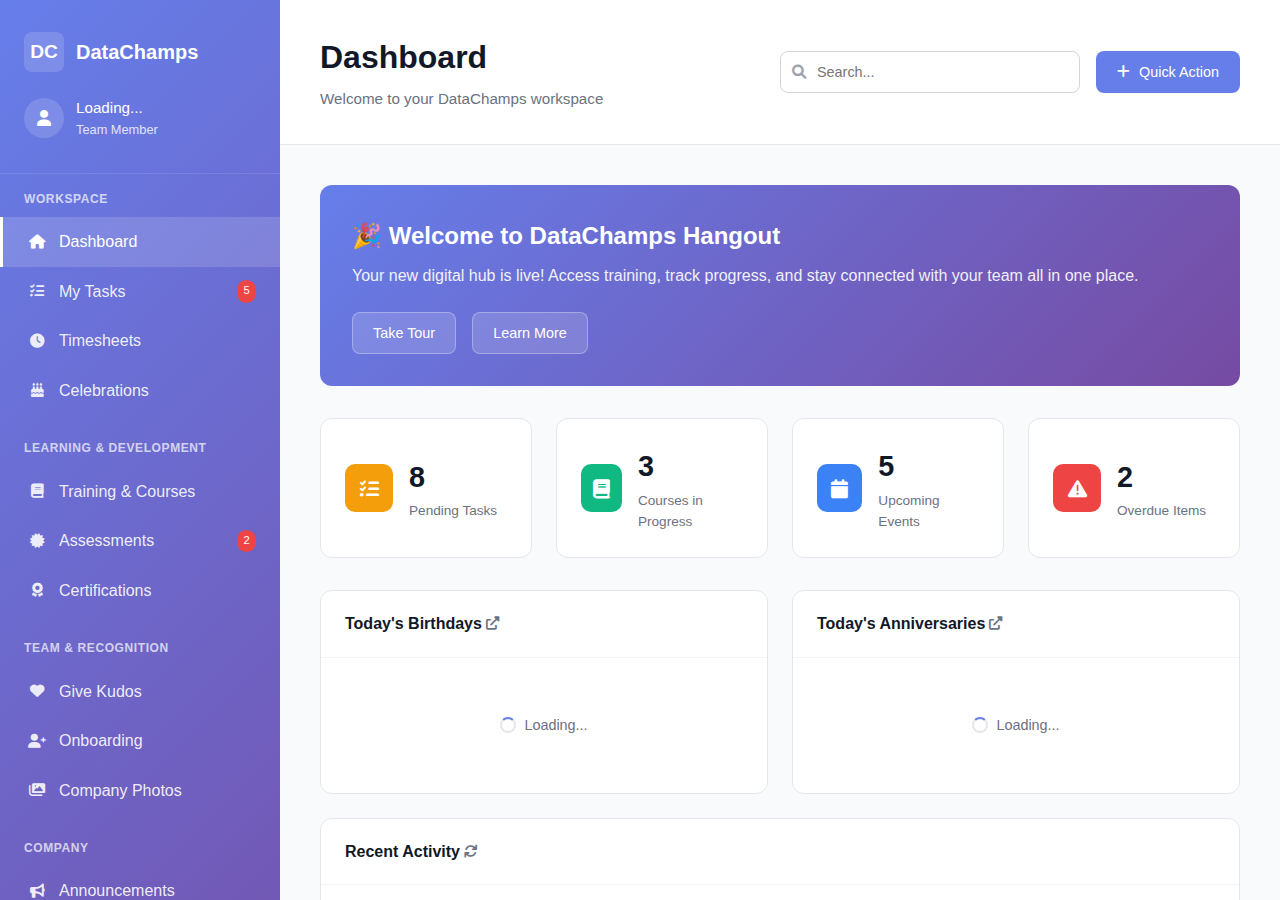
<file: index.html>
<!DOCTYPE html>
<html lang="en">
<head>
    <meta charset="UTF-8">
    <meta name="viewport" content="width=device-width, initial-scale=1.0">
    <title>DataChamps Hangout - Dashboard</title>
    <link rel="stylesheet" href="css/style.css">
    <link rel="stylesheet" href="https://cdnjs.cloudflare.com/ajax/libs/font-awesome/6.0.0/css/all.min.css">
</head>
<body>
    <div class="app-container">
        <!-- Sidebar Navigation -->
      <!-- NEW: Replace with this single line -->
<div id="sidebar-container"></div>
        <!-- Main Content -->
        <main class="main-content">
            <header class="page-header">
                <div class="page-title">
                    <h1>Dashboard</h1>
                    <p>Welcome to your DataChamps workspace</p>
                </div>
                <div class="header-actions">
                    <div class="search-box">
                        <i class="fas fa-search"></i>
                        <input type="text" placeholder="Search..." class="search-input">
                    </div>
                    <button class="btn btn-primary">
                        <i class="fas fa-plus"></i>
                        <span>Quick Action</span>
                    </button>
                </div>
            </header>

            <div class="page-content">
                <!-- Welcome Banner -->
                <div class="welcome-banner">
                    <div class="welcome-content">
                        <h2>🎉 Welcome to DataChamps Hangout</h2>
                        <p>Your new digital hub is live! Access training, track progress, and stay connected with your team all in one place.</p>
                        <div class="welcome-actions">
                            <button class="btn btn-primary">Take Tour</button>
                            <button class="btn btn-outline">Learn More</button>
                        </div>
                    </div>
                </div>

                <!-- Stats Overview -->
                <div class="stats-grid">
                    <div class="stat-card">
                        <div class="stat-icon">
                            <i class="fas fa-tasks"></i>
                        </div>
                        <div class="stat-content">
                            <div class="stat-number" id="pendingTasksCount">8</div>
                            <div class="stat-label">Pending Tasks</div>
                        </div>
                    </div>
                    <div class="stat-card">
                        <div class="stat-icon">
                            <i class="fas fa-book"></i>
                        </div>
                        <div class="stat-content">
                            <div class="stat-number" id="coursesCount">3</div>
                            <div class="stat-label">Courses in Progress</div>
                        </div>
                    </div>
                    <div class="stat-card">
                        <div class="stat-icon">
                            <i class="fas fa-calendar"></i>
                        </div>
                        <div class="stat-content">
                            <div class="stat-number" id="eventsCount">5</div>
                            <div class="stat-label">Upcoming Events</div>
                        </div>
                    </div>
                    <div class="stat-card">
                        <div class="stat-icon">
                            <i class="fas fa-exclamation-triangle"></i>
                        </div>
                        <div class="stat-content">
                            <div class="stat-number" id="overdueCount">2</div>
                            <div class="stat-label">Overdue Items</div>
                        </div>
                    </div>
                </div>

                <!-- Dashboard Widgets -->
                <div class="dashboard-grid">
                    <!-- Today's Celebrations -->
                    <div class="widget">
                        <div class="widget-header">
                            <h3>Today's Birthdays</h3>
                            <button class="widget-action">
                                <i class="fas fa-external-link-alt"></i>
                            </button>
                        </div>
                        <div class="widget-content">
                            <div id="todayBirthdays" class="celebrations-loading">
                                <div class="loading">
                                    <div class="spinner"></div>
                                    Loading...
                                </div>
                            </div>
                        </div>
                    </div>

                    <div class="widget">
                        <div class="widget-header">
                            <h3>Today's Anniversaries</h3>
                            <button class="widget-action">
                                <i class="fas fa-external-link-alt"></i>
                            </button>
                        </div>
                        <div class="widget-content">
                            <div id="todayAnniversaries" class="celebrations-loading">
                                <div class="loading">
                                    <div class="spinner"></div>
                                    Loading...
                                </div>
                            </div>
                        </div>
                    </div>

                    <!-- Recent Activity -->
                    <div class="widget widget-large">
                        <div class="widget-header">
                            <h3>Recent Activity</h3>
                            <button class="widget-action">
                                <i class="fas fa-refresh"></i>
                            </button>
                        </div>
                        <div class="widget-content">
                            <div class="activity-list" id="recentActivity">
                                <div class="activity-item">
                                    <div class="activity-icon">
                                        <i class="fas fa-check-circle"></i>
                                    </div>
                                    <div class="activity-content">
                                        <div class="activity-title">Completed Python Basics Course</div>
                                        <div class="activity-time">2 hours ago</div>
                                    </div>
                                </div>
                                <div class="activity-item">
                                    <div class="activity-icon">
                                        <i class="fas fa-calendar-plus"></i>
                                    </div>
                                    <div class="activity-content">
                                        <div class="activity-title">Registered for AI Bootcamp</div>
                                        <div class="activity-time">1 day ago</div>
                                    </div>
                                </div>
                                <div class="activity-item">
                                    <div class="activity-icon">
                                        <i class="fas fa-clock"></i>
                                    </div>
                                    <div class="activity-content">
                                        <div class="activity-title">Submitted weekly timesheet</div>
                                        <div class="activity-time">2 days ago</div>
                                    </div>
                                </div>
                            </div>
                        </div>
                    </div>

                    <!-- Recent Kudos -->
                    <div class="widget">
                        <div class="widget-header">
                            <h3>Recent Kudos</h3>
                            <a href="kudos.html" class="widget-action">
                                <i class="fas fa-external-link-alt"></i>
                            </a>
                        </div>
                        <div class="widget-content">
                            <div id="recentKudos" class="kudos-list">
                                <div class="loading">
                                    <div class="spinner"></div>
                                    Loading...
                                </div>
                            </div>
                        </div>
                    </div>
                </div>

                <!-- Quick Actions -->
                <div class="quick-actions">
                    <h3>Quick Actions</h3>
                    <div class="action-grid">
                        <a href="#" class="action-card">
                            <div class="action-icon">
                                <i class="fas fa-clock"></i>
                            </div>
                            <div class="action-title">Submit Timesheet</div>
                        </a>
                        <a href="training.html" class="action-card">
                            <div class="action-icon">
                                <i class="fas fa-book"></i>
                            </div>
                            <div class="action-title">Browse Courses</div>
                        </a>
                        <a href="celebrations.html" class="action-card">
                            <div class="action-icon">
                                <i class="fas fa-calendar"></i>
                            </div>
                            <div class="action-title">View Events</div>
                        </a>
                        <a href="kudos.html" class="action-card">
                            <div class="action-icon">
                                <i class="fas fa-heart"></i>
                            </div>
                            <div class="action-title">Give Kudos</div>
                        </a>
                    </div>
                </div>
            </div>
        </main>
    </div>

    <!-- Login Modal -->
    <div id="loginModal" class="modal">
        <div class="modal-content">
            <div class="modal-header">
                <h2>Welcome to DataChamps Hangout</h2>
                <p>Please sign in with your DataChamps account</p>
            </div>
            <div class="modal-body">
                <div id="clerk-signin"></div>
            </div>
        </div>
    </div>

<!-- Replace BOTH the Clerk script AND clerk-init.js with this single line -->
<script 
  async 
  crossorigin="anonymous" 
  data-clerk-publishable-key="YOUR_ACTUAL_PUBLISHABLE_KEY_HERE" 
  src="https://YOUR-CLERK-INSTANCE.clerk.accounts.dev/npm/@clerk/clerk-js@5/dist/clerk.browser.js" 
  type="text/javascript">
</script>

<!-- Keep these -->
<script src="js/sidebar.js"></script>
<script src="js/api.js"></script>
<script src="js/auth.js"></script>
<script src="js/app.js"></script>
</body>
</html>
</body>
</html>
</file>
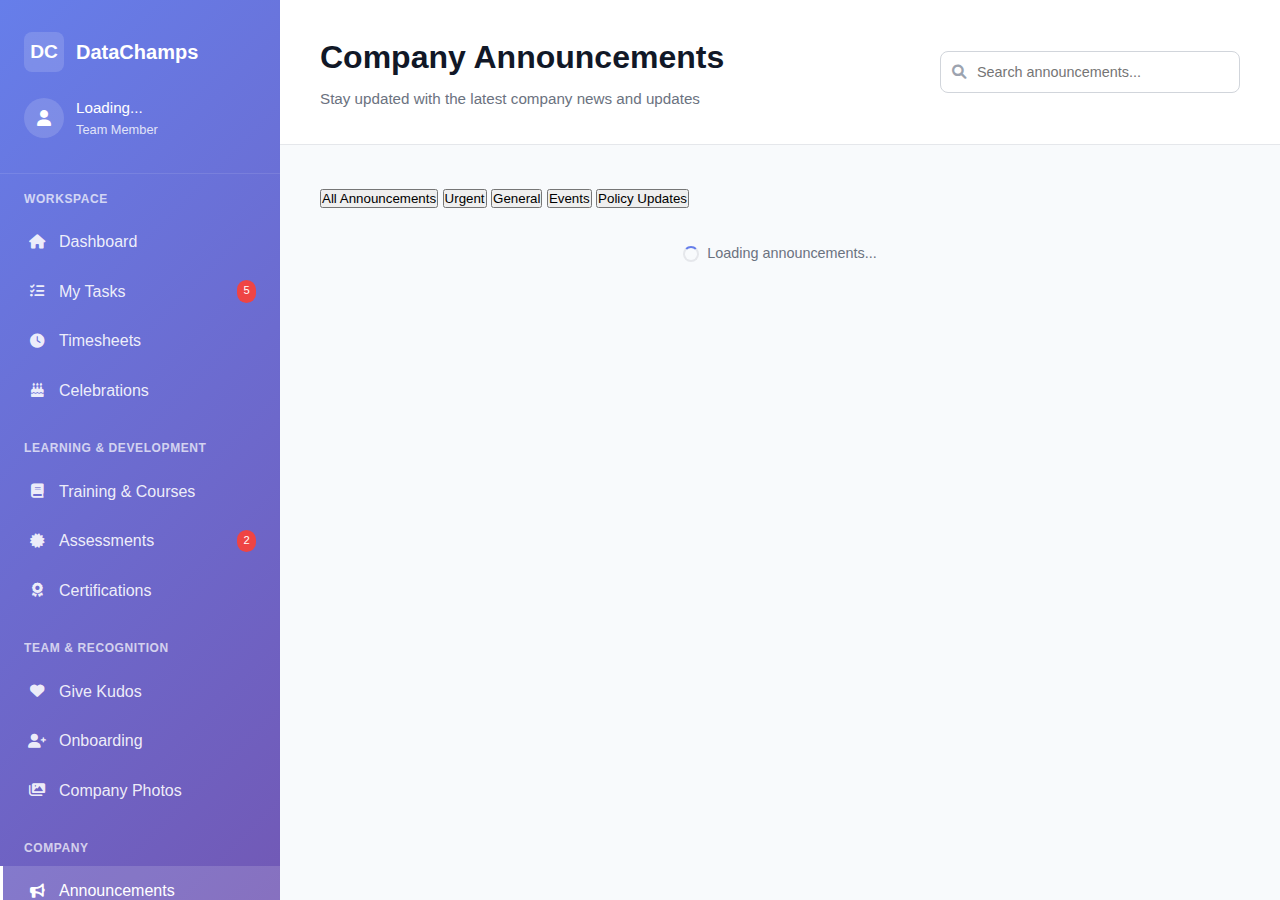
<file: announcements.html>
<!DOCTYPE html>
<html lang="en">
<head>
    <meta charset="UTF-8">
    <meta name="viewport" content="width=device-width, initial-scale=1.0">
    <title>Announcements - DataChamps Hangout</title>
    <link href="https://cdnjs.cloudflare.com/ajax/libs/font-awesome/6.0.0/css/all.min.css" rel="stylesheet">
    <link href="css/style.css" rel="stylesheet">
</head>
<body>
    <div class="app-container">
        <!-- Sidebar Container -->
        <div id="sidebar-container"></div>

        <!-- Main Content -->
        <main class="main-content">
            <!-- Top Bar -->
            <header class="page-header">
                <div class="page-title">
                    <h1>Company Announcements</h1>
                    <p>Stay updated with the latest company news and updates</p>
                </div>
                <div class="header-actions">
                    <div class="search-box">
                        <i class="fas fa-search"></i>
                        <input type="text" id="searchInput" class="search-input" placeholder="Search announcements...">
                    </div>
                    <!-- Only visible to authorized users -->
                    <button class="btn btn-primary" id="newAnnouncementBtn" style="display: none;">
                        <i class="fas fa-plus"></i>
                        <span>New Announcement</span>
                    </button>
                </div>
            </header>

            <!-- Content Area -->
            <div class="page-content">
                <!-- Filter Tabs -->
                <div class="filter-tabs">
                    <button class="filter-tab active" data-filter="all">All Announcements</button>
                    <button class="filter-tab" data-filter="urgent">Urgent</button>
                    <button class="filter-tab" data-filter="general">General</button>
                    <button class="filter-tab" data-filter="events">Events</button>
                    <button class="filter-tab" data-filter="policy">Policy Updates</button>
                </div>

                <!-- Pinned Announcements Widget -->
                <div class="widget" id="pinnedWidget" style="display: none;">
                    <div class="widget-header">
                        <h3>
                            <i class="fas fa-thumbtack"></i>
                            Pinned Announcements
                        </h3>
                    </div>
                    <div class="widget-content">
                        <div id="pinnedAnnouncements"></div>
                    </div>
                </div>

                <!-- Announcements List -->
                <div class="announcements-container">
                    <div id="announcementsList" class="announcements-list">
                        <div class="loading">
                            <div class="spinner"></div>
                            Loading announcements...
                        </div>
                    </div>
                </div>
            </div>
        </main>
    </div>

    <!-- New Announcement Modal -->
    <div id="announcementModal" class="modal">
        <div class="modal-content">
            <div class="modal-header">
                <h2>Create New Announcement</h2>
                <button class="modal-close" onclick="closeAnnouncementModal()">
                    <i class="fas fa-times"></i>
                </button>
            </div>
            <div class="modal-body">
                <form id="announcementForm">
                    <div class="form-group">
                        <label for="announcementTitle">Title *</label>
                        <input type="text" id="announcementTitle" required placeholder="Enter announcement title">
                    </div>
                    
                    <div class="form-row">
                        <div class="form-group">
                            <label for="announcementCategory">Category *</label>
                            <select id="announcementCategory" required>
                                <option value="">Select category</option>
                                <option value="urgent">Urgent</option>
                                <option value="general">General</option>
                                <option value="events">Events</option>
                                <option value="policy">Policy Updates</option>
                            </select>
                        </div>
                        
                        <div class="form-group">
                            <label for="announcementPriority">Priority</label>
                            <select id="announcementPriority">
                                <option value="normal">Normal</option>
                                <option value="high">High</option>
                                <option value="urgent">Urgent</option>
                            </select>
                        </div>
                    </div>
                    
                    <div class="form-group">
                        <label for="announcementContent">Content *</label>
                        <textarea id="announcementContent" rows="6" required placeholder="Write your announcement content..."></textarea>
                    </div>
                    
                    <div class="form-group">
                        <label>
                            <input type="checkbox" id="announcementPinned">
                            Pin this announcement to the top
                        </label>
                    </div>
                    
                    <div class="form-actions">
                        <button type="button" class="btn btn-outline" onclick="closeAnnouncementModal()">Cancel</button>
                        <button type="submit" class="btn btn-primary">
                            <i class="fas fa-paper-plane"></i>
                            Post Announcement
                        </button>
                    </div>
                </form>
            </div>
        </div>
    </div>

    <!-- Scripts -->
    <script src="js/sidebar.js"></script>
    <script src="js/api.js"></script>
    <script src="js/auth.js"></script>
    <script src="js/app.js"></script>
    <script src="js/announcements.js"></script>
</body>
</html>
</file>
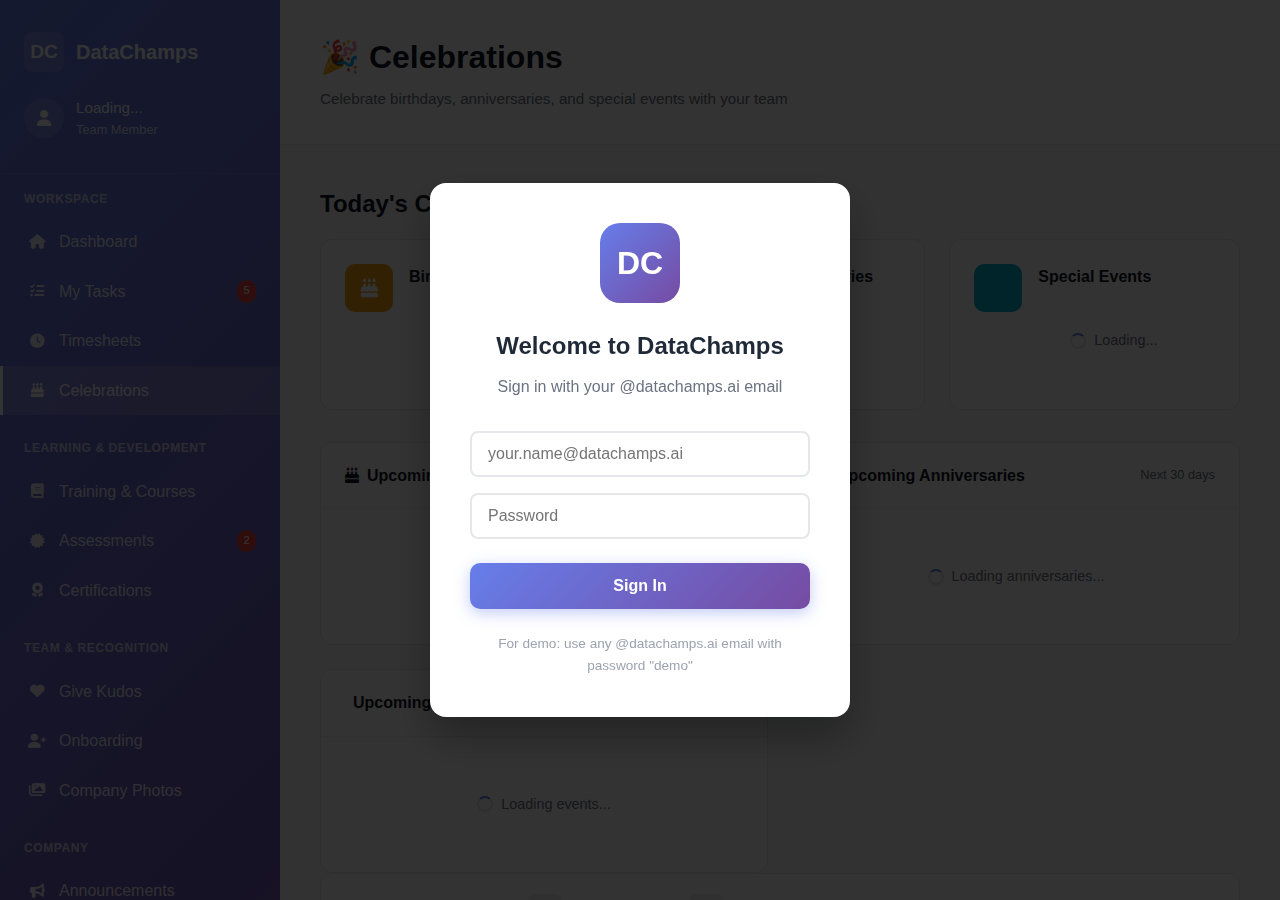
<file: celebrations.html>
<!DOCTYPE html>
<html lang="en">
<head>
    <meta charset="UTF-8">
    <meta name="viewport" content="width=device-width, initial-scale=1.0">
    <title>DataChamps Hangout - Celebrations</title>
    <link rel="stylesheet" href="css/style.css">
    <link rel="stylesheet" href="https://cdnjs.cloudflare.com/ajax/libs/font-awesome/6.0.0/css/all.min.css">
</head>
<body>
    <div class="app-container">
        <!-- Sidebar Navigation -->
       <!-- NEW: Replace with this single line -->
<div id="sidebar-container"></div>
        <!-- Main Content -->
        <main class="main-content">
            <header class="page-header">
                <div class="page-title">
                    <h1>🎉 Celebrations</h1>
                    <p>Celebrate birthdays, anniversaries, and special events with your team</p>
                </div>
            </header>

            <div class="page-content">
                <!-- Today's Celebrations -->
                <div class="today-celebrations">
                    <h2>Today's Celebrations</h2>
                    <div class="celebration-cards">
                        <div class="celebration-card birthdays">
                            <div class="celebration-icon">
                                <i class="fas fa-birthday-cake"></i>
                            </div>
                            <div class="celebration-content">
                                <h3>Birthdays</h3>
                                <div id="todayBirthdaysList" class="celebration-list">
                                    <div class="loading">
                                        <div class="spinner"></div>
                                        Loading...
                                    </div>
                                </div>
                            </div>
                        </div>

                        <div class="celebration-card anniversaries">
                            <div class="celebration-icon">
                                <i class="fas fa-award"></i>
                            </div>
                            <div class="celebration-content">
                                <h3>Work Anniversaries</h3>
                                <div id="todayAnniversariesList" class="celebration-list">
                                    <div class="loading">
                                        <div class="spinner"></div>
                                        Loading...
                                    </div>
                                </div>
                            </div>
                        </div>

                        <div class="celebration-card events">
                            <div class="celebration-icon">
                                <i class="fas fa-calendar-star"></i>
                            </div>
                            <div class="celebration-content">
                                <h3>Special Events</h3>
                                <div id="todayEventsList" class="celebration-list">
                                    <div class="loading">
                                        <div class="spinner"></div>
                                        Loading...
                                    </div>
                                </div>
                            </div>
                        </div>
                    </div>
                </div>

                <!-- Upcoming Celebrations -->
                <div class="upcoming-celebrations">
                    <div class="celebrations-grid">
                        <!-- Upcoming Birthdays -->
                        <div class="widget">
                            <div class="widget-header">
                                <h3>
                                    <i class="fas fa-birthday-cake"></i>
                                    Upcoming Birthdays
                                </h3>
                                <span class="widget-subtitle">Next 30 days</span>
                            </div>
                            <div class="widget-content">
                                <div id="upcomingBirthdaysList" class="upcoming-list">
                                    <div class="loading">
                                        <div class="spinner"></div>
                                        Loading birthdays...
                                    </div>
                                </div>
                            </div>
                        </div>

                        <!-- Upcoming Anniversaries -->
                        <div class="widget">
                            <div class="widget-header">
                                <h3>
                                    <i class="fas fa-award"></i>
                                    Upcoming Anniversaries
                                </h3>
                                <span class="widget-subtitle">Next 30 days</span>
                            </div>
                            <div class="widget-content">
                                <div id="upcomingAnniversariesList" class="upcoming-list">
                                    <div class="loading">
                                        <div class="spinner"></div>
                                        Loading anniversaries...
                                    </div>
                                </div>
                            </div>
                        </div>

                        <!-- Upcoming Events -->
                        <div class="widget">
                            <div class="widget-header">
                                <h3>
                                    <i class="fas fa-calendar-star"></i>
                                    Upcoming Events
                                </h3>
                                <span class="widget-subtitle">Next 30 days</span>
                            </div>
                            <div class="widget-content">
                                <div id="upcomingEventsList" class="upcoming-list">
                                    <div class="loading">
                                        <div class="spinner"></div>
                                        Loading events...
                                    </div>
                                </div>
                            </div>
                        </div>
                    </div>
                </div>

                <!-- Celebration Calendar -->
                <div class="celebration-calendar">
                    <div class="widget">
                        <div class="widget-header">
                            <h3>
                                <i class="fas fa-calendar"></i>
                                Celebration Calendar
                            </h3>
                            <div class="calendar-controls">
                                <button class="btn btn-sm" id="prevMonth">
                                    <i class="fas fa-chevron-left"></i>
                                </button>
                                <span id="currentMonth">September 2025</span>
                                <button class="btn btn-sm" id="nextMonth">
                                    <i class="fas fa-chevron-right"></i>
                                </button>
                            </div>
                        </div>
                        <div class="widget-content">
                            <div id="celebrationCalendar" class="calendar-grid">
                                <!-- Calendar will be generated here -->
                            </div>
                        </div>
                    </div>
                </div>
            </div>
        </main>
    </div>

    <!-- Login Modal -->
    <div id="loginModal" class="modal">
        <div class="modal-content">
            <div class="modal-header">
                <h2>Welcome to DataChamps Hangout</h2>
                <p>Please sign in with your DataChamps account</p>
            </div>
            <div class="modal-body">
                <div id="clerk-signin"></div>
            </div>
        </div>
    </div>

<!-- Scripts - Updated for Simple Auth -->
<script src="js/simple-auth.js"></script>
<script src="js/sidebar.js"></script>
<script src="js/api.js"></script>
<script src="js/app.js"></script>
</body>
</html>
</file>
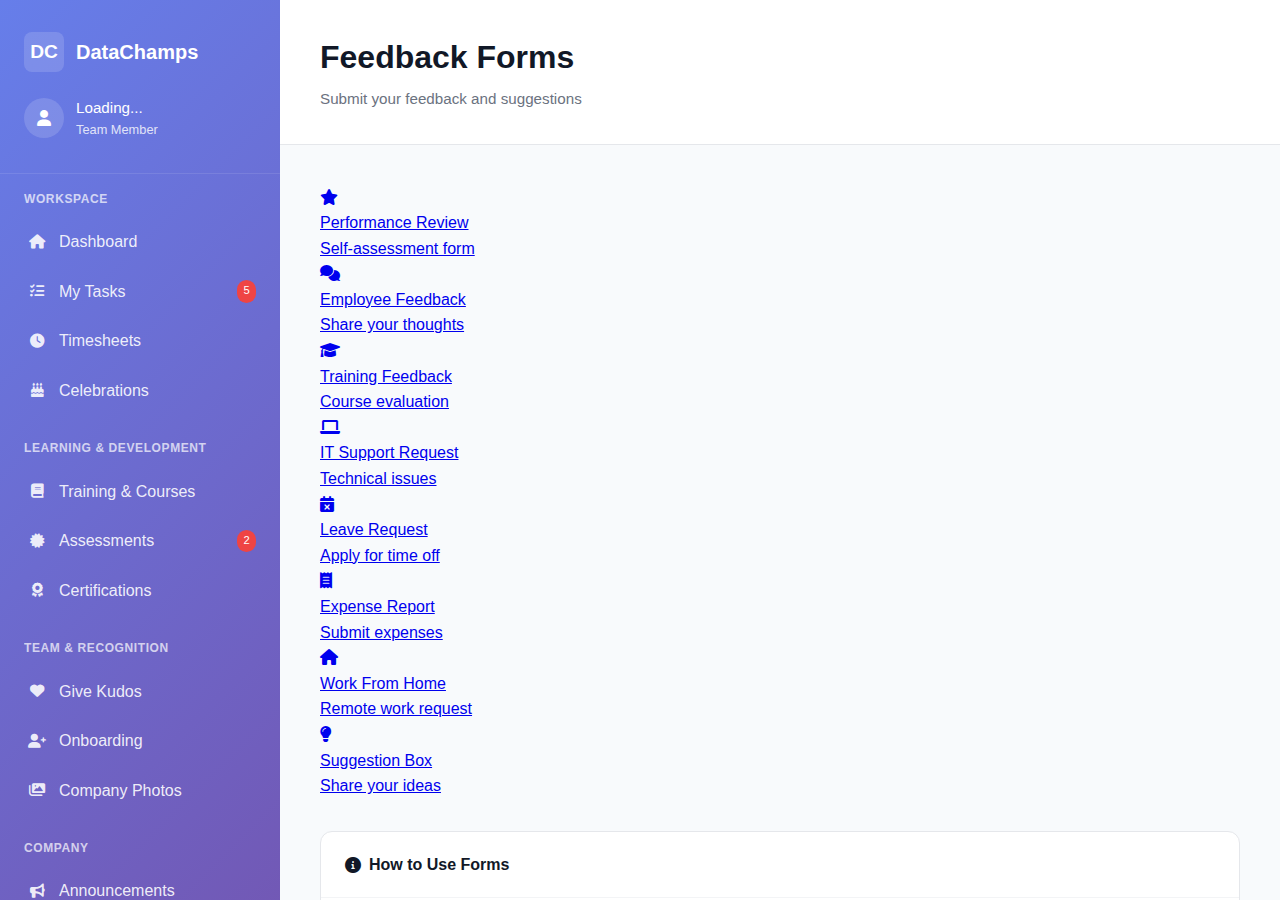
<file: forms.html>
<!DOCTYPE html>
<html lang="en">
<head>
    <meta charset="UTF-8">
    <meta name="viewport" content="width=device-width, initial-scale=1.0">
    <title>DataChamps - Feedback Forms</title>
    <link rel="stylesheet" href="css/style.css">
    <link rel="stylesheet" href="https://cdnjs.cloudflare.com/ajax/libs/font-awesome/6.0.0/css/all.min.css">
</head>
<body>
    <div class="app-container">
        <div id="sidebar-container"></div>

        <main class="main-content">
            <header class="page-header">
                <div class="page-title">
                    <h1>Feedback Forms</h1>
                    <p>Submit your feedback and suggestions</p>
                </div>
            </header>

            <div class="page-content">
                <!-- Forms Grid -->
                <div class="doc-links-section">
                    <div class="doc-links-grid">
                        <!-- Performance Review -->
                        <a href="https://docs.google.com/forms/YOUR_FORM_ID_1" target="_blank" class="doc-link-card">
                            <div class="doc-link-icon">
                                <i class="fas fa-star"></i>
                            </div>
                            <div class="doc-link-info">
                                <div class="doc-link-title">Performance Review</div>
                                <div class="doc-link-meta">Self-assessment form</div>
                            </div>
                        </a>

                        <!-- Employee Feedback -->
                        <a href="https://docs.google.com/forms/YOUR_FORM_ID_2" target="_blank" class="doc-link-card">
                            <div class="doc-link-icon">
                                <i class="fas fa-comments"></i>
                            </div>
                            <div class="doc-link-info">
                                <div class="doc-link-title">Employee Feedback</div>
                                <div class="doc-link-meta">Share your thoughts</div>
                            </div>
                        </a>

                        <!-- Training Feedback -->
                        <a href="https://docs.google.com/forms/YOUR_FORM_ID_3" target="_blank" class="doc-link-card">
                            <div class="doc-link-icon">
                                <i class="fas fa-graduation-cap"></i>
                            </div>
                            <div class="doc-link-info">
                                <div class="doc-link-title">Training Feedback</div>
                                <div class="doc-link-meta">Course evaluation</div>
                            </div>
                        </a>

                        <!-- IT Support Request -->
                        <a href="https://docs.google.com/forms/YOUR_FORM_ID_4" target="_blank" class="doc-link-card">
                            <div class="doc-link-icon">
                                <i class="fas fa-laptop"></i>
                            </div>
                            <div class="doc-link-info">
                                <div class="doc-link-title">IT Support Request</div>
                                <div class="doc-link-meta">Technical issues</div>
                            </div>
                        </a>

                        <!-- Leave Request -->
                        <a href="https://docs.google.com/forms/YOUR_FORM_ID_5" target="_blank" class="doc-link-card">
                            <div class="doc-link-icon">
                                <i class="fas fa-calendar-times"></i>
                            </div>
                            <div class="doc-link-info">
                                <div class="doc-link-title">Leave Request</div>
                                <div class="doc-link-meta">Apply for time off</div>
                            </div>
                        </a>

                        <!-- Expense Report -->
                        <a href="https://docs.google.com/forms/YOUR_FORM_ID_6" target="_blank" class="doc-link-card">
                            <div class="doc-link-icon">
                                <i class="fas fa-receipt"></i>
                            </div>
                            <div class="doc-link-info">
                                <div class="doc-link-title">Expense Report</div>
                                <div class="doc-link-meta">Submit expenses</div>
                            </div>
                        </a>

                        <!-- Work From Home -->
                        <a href="https://docs.google.com/forms/YOUR_FORM_ID_7" target="_blank" class="doc-link-card">
                            <div class="doc-link-icon">
                                <i class="fas fa-home"></i>
                            </div>
                            <div class="doc-link-info">
                                <div class="doc-link-title">Work From Home</div>
                                <div class="doc-link-meta">Remote work request</div>
                            </div>
                        </a>

                        <!-- Suggestion Box -->
                        <a href="https://docs.google.com/forms/YOUR_FORM_ID_8" target="_blank" class="doc-link-card">
                            <div class="doc-link-icon">
                                <i class="fas fa-lightbulb"></i>
                            </div>
                            <div class="doc-link-info">
                                <div class="doc-link-title">Suggestion Box</div>
                                <div class="doc-link-meta">Share your ideas</div>
                            </div>
                        </a>
                    </div>
                </div>

                <!-- Instructions -->
                <div class="widget" style="margin-top: 2rem;">
                    <div class="widget-header">
                        <h3><i class="fas fa-info-circle"></i> How to Use Forms</h3>
                    </div>
                    <div class="widget-content">
                        <ol style="line-height: 1.8;">
                            <li>Click on the form you need to fill out</li>
                            <li>You'll be redirected to Google Forms</li>
                            <li>Sign in with your @datachamps.ai account</li>
                            <li>Complete the form and submit</li>
                        </ol>
                    </div>
                </div>
            </div>
        </main>
    </div>

    <script src="js/sidebar.js"></script>
    <script src="js/api.js"></script>
    <script src="js/auth.js"></script>
    <script src="js/app.js"></script>
</body>
</html>
</file>
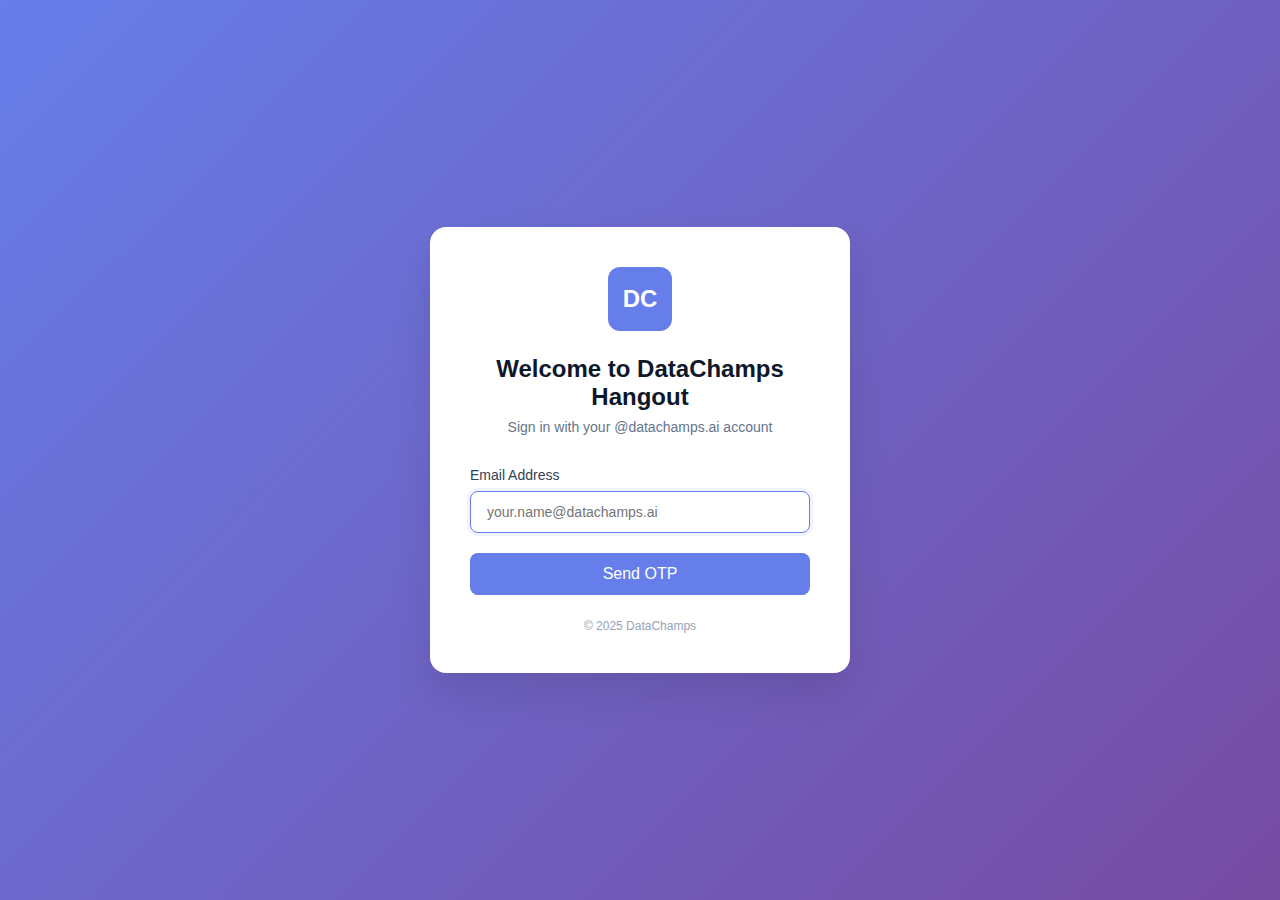
<file: login.html>
<!DOCTYPE html>
<html lang="en">
<head>
  <meta charset="UTF-8">
  <meta name="viewport" content="width=device-width, initial-scale=1.0">
  <title>Login - DataChamps Hangout</title>
  
  <style>
    * {
      margin: 0;
      padding: 0;
      box-sizing: border-box;
    }

    body {
      font-family: 'Inter', -apple-system, BlinkMacSystemFont, sans-serif;
      background: linear-gradient(135deg, #667eea 0%, #764ba2 100%);
      min-height: 100vh;
      display: flex;
      align-items: center;
      justify-content: center;
      padding: 20px;
    }

    .login-container {
      background: white;
      border-radius: 16px;
      box-shadow: 0 20px 40px rgba(0, 0, 0, 0.1);
      padding: 40px;
      width: 100%;
      max-width: 420px;
      text-align: center;
    }

    .logo {
      width: 64px;
      height: 64px;
      background: #667eea;
      border-radius: 12px;
      margin: 0 auto 24px;
      display: flex;
      align-items: center;
      justify-content: center;
      font-size: 24px;
      font-weight: bold;
      color: white;
    }

    h1 {
      font-size: 24px;
      font-weight: 600;
      color: #0f172a;
      margin-bottom: 8px;
    }

    .subtitle {
      color: #64748b;
      font-size: 14px;
      margin-bottom: 32px;
    }

    .form-group {
      margin-bottom: 20px;
      text-align: left;
    }

    label {
      display: block;
      margin-bottom: 8px;
      color: #334155;
      font-weight: 500;
      font-size: 14px;
    }

    input {
      width: 100%;
      padding: 12px 16px;
      border: 1px solid #cbd5e1;
      border-radius: 8px;
      font-size: 14px;
      transition: border-color 0.2s;
    }

    input:focus {
      outline: none;
      border-color: #667eea;
      box-shadow: 0 0 0 3px rgba(102, 126, 234, 0.1);
    }

    button {
      width: 100%;
      padding: 12px;
      background: #667eea;
      color: white;
      border: none;
      border-radius: 8px;
      font-size: 16px;
      font-weight: 500;
      cursor: pointer;
      transition: background 0.2s;
    }

    button:hover {
      background: #5a67d8;
    }

    button:disabled {
      background: #94a3b8;
      cursor: not-allowed;
    }

    .message {
      margin-top: 16px;
      padding: 12px;
      border-radius: 8px;
      font-size: 14px;
    }

    .message.error {
      background: #fee2e2;
      color: #991b1b;
    }

    .message.success {
      background: #d1fae5;
      color: #065f46;
    }

    .otp-container {
      display: none;
    }

    .otp-container.active {
      display: block;
    }

    .resend-link {
      margin-top: 16px;
      color: #667eea;
      cursor: pointer;
      font-size: 14px;
    }

    .resend-link:hover {
      text-decoration: underline;
    }

    .footer {
      color: #94a3b8;
      font-size: 12px;
      margin-top: 24px;
    }
  </style>
</head>
<body>
  <div class="login-container">
    <div class="logo">DC</div>
    
    <h1>Welcome to DataChamps Hangout</h1>
    <p class="subtitle">Sign in with your @datachamps.ai account</p>
    
    <!-- Email Step -->
    <div id="emailStep">
      <div class="form-group">
        <label for="email">Email Address</label>
        <input 
          type="email" 
          id="email" 
          placeholder="your.name@datachamps.ai"
          autocomplete="email"
        >
      </div>
      <button id="sendOtpBtn">Send OTP</button>
    </div>

    <!-- OTP Step -->
    <div id="otpStep" class="otp-container">
      <div class="form-group">
        <label for="otp">Enter 6-Digit Code</label>
        <input 
          type="text" 
          id="otp" 
          placeholder="000000"
          maxlength="6"
          autocomplete="one-time-code"
        >
      </div>
      <button id="verifyOtpBtn">Verify & Sign In</button>
      <div class="resend-link" id="resendOtp">Didn't receive code? Resend</div>
    </div>

    <div id="message"></div>
    
    <div class="footer">
      © 2025 DataChamps
    </div>
  </div>

  <script>
    const API_URL = 'https://script.google.com/macros/s/AKfycbx76PT1KpDdP9nQAbaMHgmqe5JE5ibmiPOSVaqzZK2XiJwwkE_sucxEQ_4ShEyA_nA/exec'; // Replace with your deployed Apps Script URL

    const emailStep = document.getElementById('emailStep');
    const otpStep = document.getElementById('otpStep');
    const emailInput = document.getElementById('email');
    const otpInput = document.getElementById('otp');
    const sendOtpBtn = document.getElementById('sendOtpBtn');
    const verifyOtpBtn = document.getElementById('verifyOtpBtn');
    const resendOtp = document.getElementById('resendOtp');
    const messageDiv = document.getElementById('message');

    // Send OTP
    sendOtpBtn.addEventListener('click', async () => {
      const email = emailInput.value.trim();
      
      if (!email.endsWith('@datachamps.ai')) {
        showMessage('Please use your @datachamps.ai email address', 'error');
        return;
      }

      sendOtpBtn.disabled = true;
      sendOtpBtn.textContent = 'Sending...';

      try {
        const response = await fetch(`${API_URL}?action=sendOTP&email=${encodeURIComponent(email)}`);
        const result = await response.json();

        if (result.success) {
          showMessage('OTP sent! Check your email.', 'success');
          emailStep.style.display = 'none';
          otpStep.classList.add('active');
          otpInput.focus();
        } else {
          showMessage(result.error || 'Failed to send OTP', 'error');
        }
      } catch (error) {
        showMessage('Network error. Please try again.', 'error');
      } finally {
        sendOtpBtn.disabled = false;
        sendOtpBtn.textContent = 'Send OTP';
      }
    });

    // Verify OTP
    verifyOtpBtn.addEventListener('click', async () => {
      const email = emailInput.value.trim();
      const otp = otpInput.value.trim();

      if (otp.length !== 6) {
        showMessage('Please enter a valid 6-digit code', 'error');
        return;
      }

      verifyOtpBtn.disabled = true;
      verifyOtpBtn.textContent = 'Verifying...';

      try {
        const response = await fetch(`${API_URL}?action=verifyOTP&email=${encodeURIComponent(email)}&otp=${otp}`);
        const result = await response.json();

        if (result.success) {
          // Store session
          localStorage.setItem('authToken', result.data.token);
          localStorage.setItem('userEmail', result.data.user.email);
          localStorage.setItem('userName', result.data.user.name);
          
          showMessage('Login successful! Redirecting...', 'success');
          
          setTimeout(() => {
            window.location.href = 'index.html';
          }, 1000);
        } else {
          showMessage(result.error || 'Invalid OTP', 'error');
        }
      } catch (error) {
        showMessage('Network error. Please try again.', 'error');
      } finally {
        verifyOtpBtn.disabled = false;
        verifyOtpBtn.textContent = 'Verify & Sign In';
      }
    });

    // Resend OTP
    resendOtp.addEventListener('click', () => {
      otpStep.classList.remove('active');
      emailStep.style.display = 'block';
      otpInput.value = '';
      showMessage('', '');
    });

    // Show message
    function showMessage(text, type) {
      messageDiv.textContent = text;
      messageDiv.className = `message ${type}`;
    }

    // Auto-focus email on load
    emailInput.focus();
  </script>
</body>
</html>
</file>
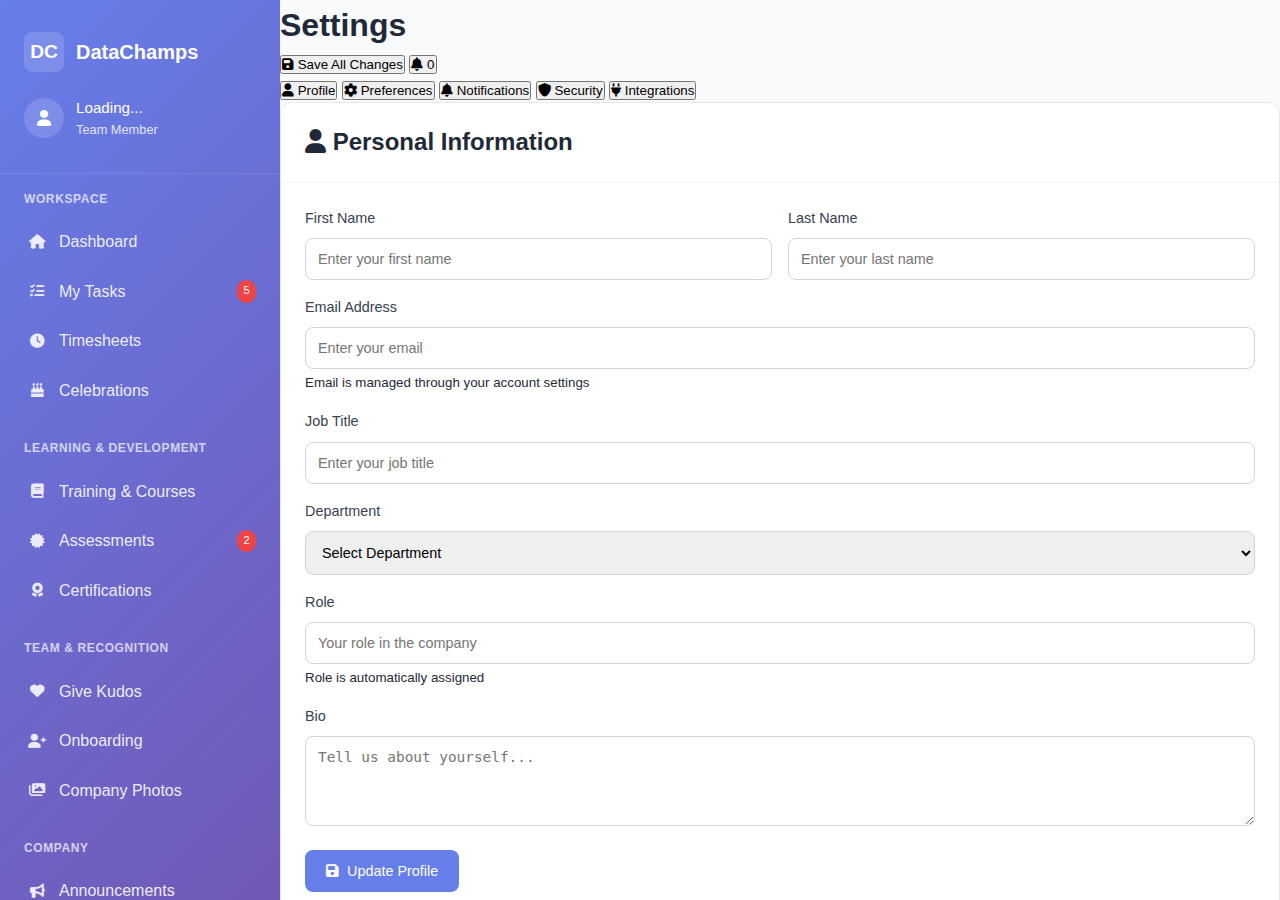
<file: settings.html>
<!DOCTYPE html>
<html lang="en">
<head>
    <meta charset="UTF-8">
    <meta name="viewport" content="width=device-width, initial-scale=1.0">
    <title>Settings - DataChamps Hangout</title>
    <link href="https://cdnjs.cloudflare.com/ajax/libs/font-awesome/6.0.0/css/all.min.css" rel="stylesheet">
    <link href="css/style.css" rel="stylesheet">
</head>
<body>
    <div class="app-container">
        <!-- Sidebar container for dynamic injection -->
        <div id="sidebar-container"></div>

        <!-- Main Content -->
        <main class="main-content">
            <!-- Top Bar -->
            <header class="top-bar">
                <h1 class="page-title">Settings</h1>
                <div class="top-actions">
                    <button class="action-btn" onclick="saveAllSettings()">
                        <i class="fas fa-save"></i>
                        Save All Changes
                    </button>
                    <button id="notificationBtn" class="action-btn">
                        <i class="fas fa-bell"></i>
                        <span id="notificationBadge" class="notification-badge">0</span>
                    </button>
                </div>
            </header>

            <!-- Content Area -->
            <div class="content-area">
                <!-- Settings Navigation -->
                <div class="settings-nav">
                    <button class="settings-nav-item active" data-section="profile">
                        <i class="fas fa-user"></i>
                        Profile
                    </button>
                    <button class="settings-nav-item" data-section="preferences">
                        <i class="fas fa-cog"></i>
                        Preferences
                    </button>
                    <button class="settings-nav-item" data-section="notifications">
                        <i class="fas fa-bell"></i>
                        Notifications
                    </button>
                    <button class="settings-nav-item" data-section="security">
                        <i class="fas fa-shield-alt"></i>
                        Security
                    </button>
                    <button class="settings-nav-item" data-section="integrations">
                        <i class="fas fa-plug"></i>
                        Integrations
                    </button>
                </div>

                <!-- Settings Sections -->
                <div class="settings-content">
                    <!-- Profile Section -->
                    <div id="profile-section" class="settings-section active">
                        <div class="widget">
                            <div class="widget-header">
                                <h2 class="widget-title">
                                    <i class="fas fa-user"></i>
                                    Personal Information
                                </h2>
                            </div>
                            <div class="widget-content">
                                <form class="settings-form" id="profileForm">
                                    <div class="form-row">
                                        <div class="form-group">
                                            <label>First Name</label>
                                            <input type="text" name="firstName" placeholder="Enter your first name" required>
                                        </div>
                                        <div class="form-group">
                                            <label>Last Name</label>
                                            <input type="text" name="lastName" placeholder="Enter your last name" required>
                                        </div>
                                    </div>
                                    <div class="form-group">
                                        <label>Email Address</label>
                                        <input type="email" name="email" placeholder="Enter your email" readonly>
                                        <small>Email is managed through your account settings</small>
                                    </div>
                                    <div class="form-group">
                                        <label>Job Title</label>
                                        <input type="text" name="jobTitle" placeholder="Enter your job title">
                                    </div>
                                    <div class="form-group">
                                        <label>Department</label>
                                        <select name="department">
                                            <option value="">Select Department</option>
                                            <option value="data-science">Data Science</option>
                                            <option value="engineering">Engineering</option>
                                            <option value="marketing">Marketing</option>
                                            <option value="sales">Sales</option>
                                            <option value="hr">Human Resources</option>
                                            <option value="operations">Operations</option>
                                        </select>
                                    </div>
                                    <div class="form-group">
                                        <label>Role</label>
                                        <input type="text" name="role" placeholder="Your role in the company" readonly>
                                        <small>Role is automatically assigned</small>
                                    </div>
                                    <div class="form-group">
                                        <label>Bio</label>
                                        <textarea name="bio" rows="4" placeholder="Tell us about yourself..."></textarea>
                                    </div>
                                    <button type="submit" class="btn btn-primary">
                                        <i class="fas fa-save"></i>
                                        Update Profile
                                    </button>
                                </form>
                            </div>
                        </div>
                    </div>

                    <!-- Preferences Section -->
                    <div id="preferences-section" class="settings-section">
                        <div class="widget">
                            <div class="widget-header">
                                <h2 class="widget-title">
                                    <i class="fas fa-cog"></i>
                                    Display Settings
                                </h2>
                            </div>
                            <div class="widget-content">
                                <div class="preference-group">
                                    <div class="preference-item">
                                        <div class="preference-info">
                                            <strong>Theme Preference</strong>
                                            <p>Choose your preferred color scheme</p>
                                        </div>
                                        <select class="preference-control" id="themeSelect">
                                            <option value="light">Light Theme</option>
                                            <option value="dark">Dark Theme</option>
                                            <option value="auto">Auto (System)</option>
                                        </select>
                                    </div>
                                    <div class="preference-item">
                                        <div class="preference-info">
                                            <strong>Sidebar Collapse</strong>
                                            <p>Auto-collapse sidebar on smaller screens</p>
                                        </div>
                                        <label class="switch">
                                            <input type="checkbox" id="sidebarCollapse">
                                            <span class="slider"></span>
                                        </label>
                                    </div>
                                    <div class="preference-item">
                                        <div class="preference-info">
                                            <strong>Language</strong>
                                            <p>Select your preferred language</p>
                                        </div>
                                        <select class="preference-control" id="languageSelect">
                                            <option value="en">English</option>
                                            <option value="es">Español</option>
                                            <option value="fr">Français</option>
                                        </select>
                                    </div>
                                    <div class="preference-item">
                                        <div class="preference-info">
                                            <strong>Time Zone</strong>
                                            <p>Your local time zone for date/time display</p>
                                        </div>
                                        <select class="preference-control" id="timezoneSelect">
                                            <option value="UTC">UTC (GMT+0)</option>
                                            <option value="EST">Eastern Time (GMT-5)</option>
                                            <option value="PST">Pacific Time (GMT-8)</option>
                                            <option value="IST">India Standard Time (GMT+5:30)</option>
                                        </select>
                                    </div>
                                </div>
                            </div>
                        </div>
                    </div>

                    <!-- Notifications Section -->
                    <div id="notifications-section" class="settings-section">
                        <div class="widget">
                            <div class="widget-header">
                                <h2 class="widget-title">
                                    <i class="fas fa-bell"></i>
                                    Notification Preferences
                                </h2>
                            </div>
                            <div class="widget-content">
                                <div class="notification-groups">
                                    <div class="notification-group">
                                        <h4>Birthday & Anniversary Alerts</h4>
                                        <div class="notification-item">
                                            <div class="notification-info">
                                                <strong>Birthday Notifications</strong>
                                                <p>Get notified about team member birthdays</p>
                                            </div>
                                            <label class="switch">
                                                <input type="checkbox" id="birthdayAlerts" checked>
                                                <span class="slider"></span>
                                            </label>
                                        </div>
                                        <div class="notification-item">
                                            <div class="notification-info">
                                                <strong>Anniversary Alerts</strong>
                                                <p>Work anniversary notifications</p>
                                            </div>
                                            <label class="switch">
                                                <input type="checkbox" id="anniversaryAlerts" checked>
                                                <span class="slider"></span>
                                            </label>
                                        </div>
                                    </div>

                                    <div class="notification-group">
                                        <h4>Task Notifications</h4>
                                        <div class="notification-item">
                                            <div class="notification-info">
                                                <strong>Task Assignments</strong>
                                                <p>When you're assigned new tasks</p>
                                            </div>
                                            <label class="switch">
                                                <input type="checkbox" id="taskNotifications" checked>
                                                <span class="slider"></span>
                                            </label>
                                        </div>
                                        <div class="notification-item">
                                            <div class="notification-info">
                                                <strong>Due Date Reminders</strong>
                                                <p>Reminders for upcoming task deadlines</p>
                                            </div>
                                            <label class="switch">
                                                <input type="checkbox" id="dueDateReminders" checked>
                                                <span class="slider"></span>
                                            </label>
                                        </div>
                                    </div>

                                    <div class="notification-group">
                                        <h4>Kudos Notifications</h4>
                                        <div class="notification-item">
                                            <div class="notification-info">
                                                <strong>Kudos Received</strong>
                                                <p>When someone gives you kudos</p>
                                            </div>
                                            <label class="switch">
                                                <input type="checkbox" id="kudosNotifications" checked>
                                                <span class="slider"></span>
                                            </label>
                                        </div>
                                        <div class="notification-item">
                                            <div class="notification-info">
                                                <strong>Team Kudos</strong>
                                                <p>See kudos given to other team members</p>
                                            </div>
                                            <label class="switch">
                                                <input type="checkbox" id="teamKudos">
                                                <span class="slider"></span>
                                            </label>
                                        </div>
                                    </div>
                                </div>
                            </div>
                        </div>
                    </div>

                    <!-- Security Section -->
                    <div id="security-section" class="settings-section">
                        <div class="widget">
                            <div class="widget-header">
                                <h2 class="widget-title">
                                    <i class="fas fa-shield-alt"></i>
                                    Account Settings
                                </h2>
                            </div>
                            <div class="widget-content">
                                <div class="security-section">
                                    <h4>Change Password</h4>
                                    <form class="security-form" id="passwordForm">
                                        <div class="form-group">
                                            <label>Current Password</label>
                                            <input type="password" name="currentPassword" placeholder="Enter current password" required>
                                        </div>
                                        <div class="form-group">
                                            <label>New Password</label>
                                            <input type="password" name="newPassword" placeholder="Enter new password" required>
                                        </div>
                                        <div class="form-group">
                                            <label>Confirm New Password</label>
                                            <input type="password" name="confirmPassword" placeholder="Confirm new password" required>
                                        </div>
                                        <button type="submit" class="btn btn-primary">
                                            <i class="fas fa-key"></i>
                                            Update Password
                                        </button>
                                    </form>
                                </div>

                                <div class="security-section">
                                    <h4>Account Actions</h4>
                                    <div class="security-actions">
                                        <button class="btn btn-outline" onclick="exportData()">
                                            <i class="fas fa-download"></i>
                                            Export My Data
                                        </button>
                                        <button class="btn btn-danger" onclick="logout()">
                                            <i class="fas fa-sign-out-alt"></i>
                                            Logout
                                        </button>
                                    </div>
                                </div>
                            </div>
                        </div>
                    </div>

                    <!-- Integrations Section -->
                    <div id="integrations-section" class="settings-section">
                        <div class="widget">
                            <div class="widget-header">
                                <h2 class="widget-title">
                                    <i class="fas fa-plug"></i>
                                    Data Management
                                </h2>
                            </div>
                            <div class="widget-content">
                                <div class="integrations-list">
                                    <div class="integration-item">
                                        <div class="integration-icon">
                                            <i class="fas fa-database"></i>
                                        </div>
                                        <div class="integration-info">
                                            <strong>Data Export</strong>
                                            <p>Export your personal data and activity</p>
                                        </div>
                                        <button class="btn-small btn-primary" onclick="exportData()">
                                            Export
                                        </button>
                                    </div>
                                    <div class="integration-item">
                                        <div class="integration-icon">
                                            <i class="fas fa-user-times"></i>
                                        </div>
                                        <div class="integration-info">
                                            <strong>Account Deactivation</strong>
                                            <p>Temporarily deactivate your account</p>
                                        </div>
                                        <button class="btn-small btn-outline" onclick="deactivateAccount()">
                                            Deactivate
                                        </button>
                                    </div>
                                </div>
                            </div>
                        </div>
                    </div>
                </div>
            </div>
        </main>
    </div>

    <!-- Login Modal -->
    <div id="loginModal" class="modal">
        <div class="modal-content">
            <div class="modal-header">
                <h2>Login Required</h2>
            </div>
            <div class="modal-body">
                <p>Please log in to access DataChamps Hangout.</p>
                <div id="clerk-signin"></div>
            </div>
        </div>
    </div>

    <!-- Scripts - Keep this order -->
    <script src="js/sidebar.js"></script>
    <script src="js/api.js"></script>
    <script src="js/auth.js"></script>
    <script src="js/app.js"></script>
    
    <script>
        document.addEventListener('DOMContentLoaded', function() {
            setupSettingsNavigation();
            setupFormHandlers();
            loadUserSettings();
        });

        function setupSettingsNavigation() {
            const navItems = document.querySelectorAll('.settings-nav-item');
            const sections = document.querySelectorAll('.settings-section');

            navItems.forEach(item => {
                item.addEventListener('click', function() {
                    const targetSection = this.getAttribute('data-section');
                    
                    // Remove active class from all nav items and sections
                    navItems.forEach(nav => nav.classList.remove('active'));
                    sections.forEach(section => section.classList.remove('active'));
                    
                    // Add active class to clicked nav item and corresponding section
                    this.classList.add('active');
                    document.getElementById(targetSection + '-section').classList.add('active');
                });
            });
        }

        function setupFormHandlers() {
            // Profile form
            const profileForm = document.getElementById('profileForm');
            if (profileForm) {
                profileForm.addEventListener('submit', function(e) {
                    e.preventDefault();
                    saveProfile();
                });
            }

            // Password form
            const passwordForm = document.getElementById('passwordForm');
            if (passwordForm) {
                passwordForm.addEventListener('submit', function(e) {
                    e.preventDefault();
                    changePassword();
                });
            }
        }

        function loadUserSettings() {
            if (window.auth && window.auth.isAuthenticated()) {
                const userEmail = window.auth.getUserEmail();
                const userName = window.auth.getUserName();
                
                // Pre-populate form fields
                document.querySelector('input[name="email"]').value = userEmail || '';
                if (userName) {
                    const nameParts = userName.split(' ');
                    document.querySelector('input[name="firstName"]').value = nameParts[0] || '';
                    document.querySelector('input[name="lastName"]').value = nameParts.slice(1).join(' ') || '';
                }
            }
        }

        async function saveProfile() {
            try {
                const formData = new FormData(document.getElementById('profileForm'));
                const profileData = Object.fromEntries(formData);
                
                // Here you would typically call your API
                console.log('Saving profile:', profileData);
                
                if (window.api && window.api.showSuccessNotification) {
                    window.api.showSuccessNotification('Profile updated successfully!');
                } else {
                    alert('Profile updated successfully!');
                }
            } catch (error) {
                console.error('Failed to save profile:', error);
                if (window.api && window.api.showErrorNotification) {
                    window.api.showErrorNotification('Failed to update profile');
                } else {
                    alert('Failed to update profile');
                }
            }
        }

        async function changePassword() {
            try {
                const formData = new FormData(document.getElementById('passwordForm'));
                const passwordData = Object.fromEntries(formData);
                
                if (passwordData.newPassword !== passwordData.confirmPassword) {
                    alert('New passwords do not match');
                    return;
                }
                
                // Here you would typically call your API
                console.log('Changing password...');
                
                if (window.api && window.api.showSuccessNotification) {
                    window.api.showSuccessNotification('Password updated successfully!');
                } else {
                    alert('Password updated successfully!');
                }
                
                // Clear form
                document.getElementById('passwordForm').reset();
            } catch (error) {
                console.error('Failed to change password:', error);
                if (window.api && window.api.showErrorNotification) {
                    window.api.showErrorNotification('Failed to change password');
                } else {
                    alert('Failed to change password');
                }
            }
        }

        function saveAllSettings() {
            // Collect all settings and save
            const settings = {
                theme: document.getElementById('themeSelect')?.value,
                sidebarCollapse: document.getElementById('sidebarCollapse')?.checked,
                language: document.getElementById('languageSelect')?.value,
                timezone: document.getElementById('timezoneSelect')?.value,
                notifications: {
                    birthday: document.getElementById('birthdayAlerts')?.checked,
                    anniversary: document.getElementById('anniversaryAlerts')?.checked,
                    tasks: document.getElementById('taskNotifications')?.checked,
                    dueDates: document.getElementById('dueDateReminders')?.checked,
                    kudos: document.getElementById('kudosNotifications')?.checked,
                    teamKudos: document.getElementById('teamKudos')?.checked
                }
            };
            
            console.log('Saving all settings:', settings);
            
            if (window.api && window.api.showSuccessNotification) {
                window.api.showSuccessNotification('All settings saved successfully!');
            } else {
                alert('All settings saved successfully!');
            }
        }

        function exportData() {
            if (confirm('Do you want to export your data? This may take a few minutes.')) {
                console.log('Exporting user data...');
                if (window.api && window.api.showSuccessNotification) {
                    window.api.showSuccessNotification('Data export initiated. You will receive an email when ready.');
                } else {
                    alert('Data export initiated. You will receive an email when ready.');
                }
            }
        }

        function deactivateAccount() {
            if (confirm('Are you sure you want to deactivate your account? This action can be reversed by contacting support.')) {
                console.log('Deactivating account...');
                if (window.api && window.api.showErrorNotification) {
                    window.api.showErrorNotification('Please contact support to deactivate your account.');
                } else {
                    alert('Please contact support to deactivate your account.');
                }
            }
        }

        function logout() {
            if (window.auth && window.auth.logout) {
                window.auth.logout();
            } else {
                window.location.href = 'login.html';
            }
        }
    </script>
</body>
</html>
</file>
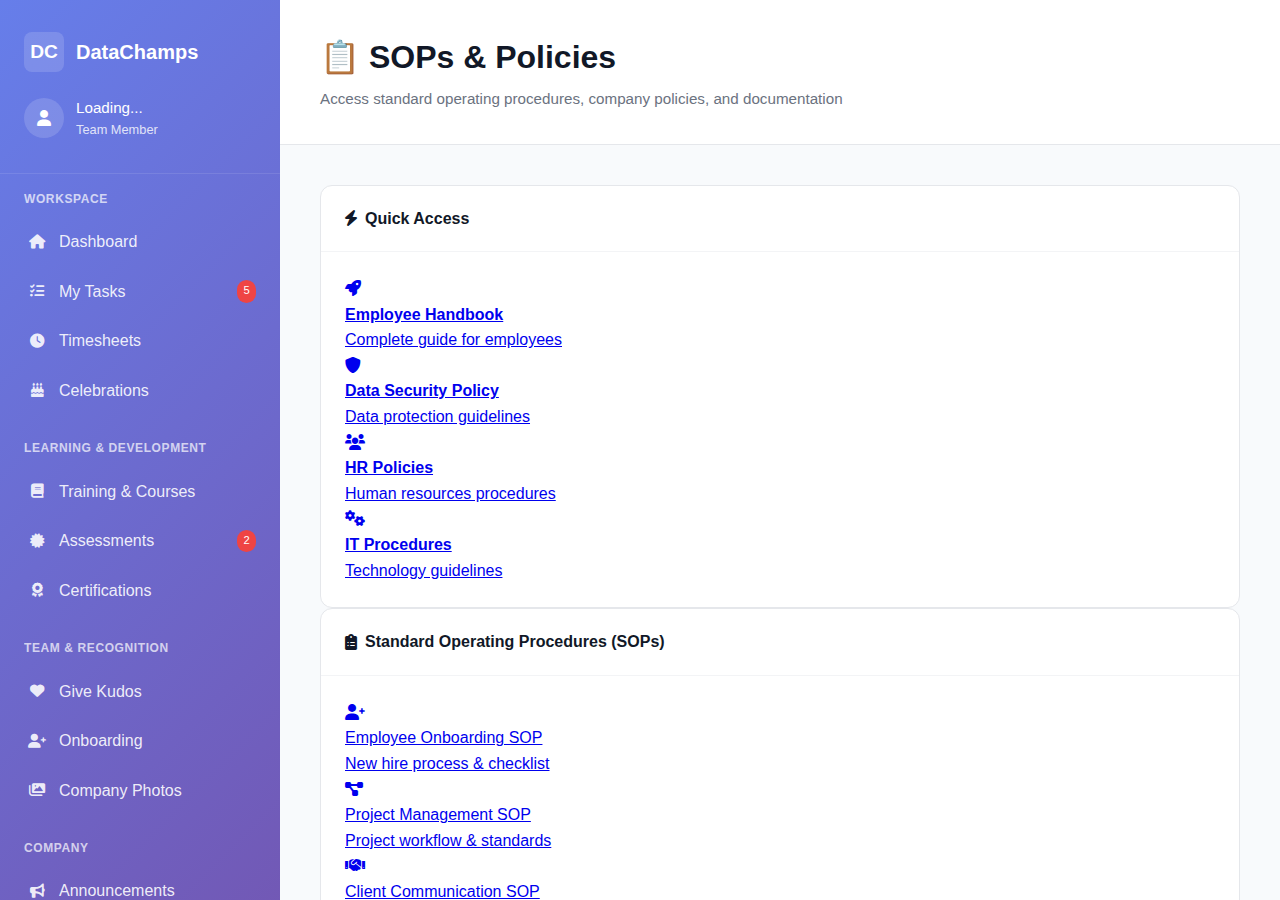
<file: sop.html>
<!DOCTYPE html>
<html lang="en">
<head>
    <meta charset="UTF-8">
    <meta name="viewport" content="width=device-width, initial-scale=1.0">
    <title>DataChamps Hangout - SOPs & Policies</title>
    <link rel="stylesheet" href="css/style.css">
    <link rel="stylesheet" href="https://cdnjs.cloudflare.com/ajax/libs/font-awesome/6.0.0/css/all.min.css">
</head>
<body>
    <div class="app-container">
        <!-- Sidebar Navigation -->
        <div id="sidebar-container"></div>
        
        <!-- Main Content -->
        <main class="main-content">
            <header class="page-header">
                <div class="page-title">
                    <h1>📋 SOPs & Policies</h1>
                    <p>Access standard operating procedures, company policies, and documentation</p>
                </div>
            </header>

            <div class="page-content">
                <!-- Quick Access Section -->
                <div class="quick-access-section">
                    <div class="widget">
                        <div class="widget-header">
                            <h3>
                                <i class="fas fa-bolt"></i>
                                Quick Access
                            </h3>
                        </div>
                        <div class="widget-content">
                            <div class="quick-links-grid">
                                <a href="#" class="quick-link-card" target="_blank">
                                    <div class="quick-link-icon">
                                        <i class="fas fa-rocket"></i>
                                    </div>
                                    <div class="quick-link-content">
                                        <h4>Employee Handbook</h4>
                                        <p>Complete guide for employees</p>
                                    </div>
                                </a>
                                
                                <a href="#" class="quick-link-card" target="_blank">
                                    <div class="quick-link-icon">
                                        <i class="fas fa-shield-alt"></i>
                                    </div>
                                    <div class="quick-link-content">
                                        <h4>Data Security Policy</h4>
                                        <p>Data protection guidelines</p>
                                    </div>
                                </a>
                                
                                <a href="#" class="quick-link-card" target="_blank">
                                    <div class="quick-link-icon">
                                        <i class="fas fa-users"></i>
                                    </div>
                                    <div class="quick-link-content">
                                        <h4>HR Policies</h4>
                                        <p>Human resources procedures</p>
                                    </div>
                                </a>
                                
                                <a href="#" class="quick-link-card" target="_blank">
                                    <div class="quick-link-icon">
                                        <i class="fas fa-cogs"></i>
                                    </div>
                                    <div class="quick-link-content">
                                        <h4>IT Procedures</h4>
                                        <p>Technology guidelines</p>
                                    </div>
                                </a>
                            </div>
                        </div>
                    </div>
                </div>

                <!-- Standard Operating Procedures -->
                <div class="sop-section">
                    <div class="widget">
                        <div class="widget-header">
                            <h3>
                                <i class="fas fa-clipboard-list"></i>
                                Standard Operating Procedures (SOPs)
                            </h3>
                        </div>
                        <div class="widget-content">
                            <div class="doc-links-grid">
                                <a href="#" class="doc-link-card" target="_blank">
                                    <div class="doc-link-icon">
                                        <i class="fas fa-user-plus"></i>
                                    </div>
                                    <div class="doc-link-info">
                                        <div class="doc-link-title">Employee Onboarding SOP</div>
                                        <div class="doc-link-meta">New hire process & checklist</div>
                                    </div>
                                </a>

                                <a href="#" class="doc-link-card" target="_blank">
                                    <div class="doc-link-icon">
                                        <i class="fas fa-project-diagram"></i>
                                    </div>
                                    <div class="doc-link-info">
                                        <div class="doc-link-title">Project Management SOP</div>
                                        <div class="doc-link-meta">Project workflow & standards</div>
                                    </div>
                                </a>

                                <a href="#" class="doc-link-card" target="_blank">
                                    <div class="doc-link-icon">
                                        <i class="fas fa-handshake"></i>
                                    </div>
                                    <div class="doc-link-info">
                                        <div class="doc-link-title">Client Communication SOP</div>
                                        <div class="doc-link-meta">Client interaction guidelines</div>
                                    </div>
                                </a>

                                <a href="#" class="doc-link-card" target="_blank">
                                    <div class="doc-link-icon">
                                        <i class="fas fa-bug"></i>
                                    </div>
                                    <div class="doc-link-info">
                                        <div class="doc-link-title">Issue Resolution SOP</div>
                                        <div class="doc-link-meta">Problem escalation process</div>
                                    </div>
                                </a>

                                <a href="#" class="doc-link-card" target="_blank">
                                    <div class="doc-link-icon">
                                        <i class="fas fa-code"></i>
                                    </div>
                                    <div class="doc-link-info">
                                        <div class="doc-link-title">Code Review SOP</div>
                                        <div class="doc-link-meta">Development standards & review process</div>
                                    </div>
                                </a>

                                <a href="#" class="doc-link-card" target="_blank">
                                    <div class="doc-link-icon">
                                        <i class="fas fa-clock"></i>
                                    </div>
                                    <div class="doc-link-info">
                                        <div class="doc-link-title">Time Tracking SOP</div>
                                        <div class="doc-link-meta">Timesheet submission guidelines</div>
                                    </div>
                                </a>
                            </div>
                        </div>
                    </div>
                </div>

                <!-- Company Policies -->
                <div class="policies-section">
                    <div class="widget">
                        <div class="widget-header">
                            <h3>
                                <i class="fas fa-gavel"></i>
                                Company Policies
                            </h3>
                        </div>
                        <div class="widget-content">
                            <div class="doc-links-grid">
                                <a href="#" class="doc-link-card" target="_blank">
                                    <div class="doc-link-icon">
                                        <i class="fas fa-calendar-times"></i>
                                    </div>
                                    <div class="doc-link-info">
                                        <div class="doc-link-title">Leave & Attendance Policy</div>
                                        <div class="doc-link-meta">Vacation, sick leave & attendance rules</div>
                                    </div>
                                </a>

                                <a href="#" class="doc-link-card" target="_blank">
                                    <div class="doc-link-icon">
                                        <i class="fas fa-home"></i>
                                    </div>
                                    <div class="doc-link-info">
                                        <div class="doc-link-title">Remote Work Policy</div>
                                        <div class="doc-link-meta">Work from home guidelines</div>
                                    </div>
                                </a>

                                <a href="#" class="doc-link-card" target="_blank">
                                    <div class="doc-link-icon">
                                        <i class="fas fa-exclamation-triangle"></i>
                                    </div>
                                    <div class="doc-link-info">
                                        <div class="doc-link-title">Code of Conduct</div>
                                        <div class="doc-link-meta">Professional behavior standards</div>
                                    </div>
                                </a>

                                <a href="#" class="doc-link-card" target="_blank">
                                    <div class="doc-link-icon">
                                        <i class="fas fa-user-secret"></i>
                                    </div>
                                    <div class="doc-link-info">
                                        <div class="doc-link-title">Confidentiality Agreement</div>
                                        <div class="doc-link-meta">Data & information protection</div>
                                    </div>
                                </a>

                                <a href="#" class="doc-link-card" target="_blank">
                                    <div class="doc-link-icon">
                                        <i class="fas fa-graduation-cap"></i>
                                    </div>
                                    <div class="doc-link-info">
                                        <div class="doc-link-title">Training & Development Policy</div>
                                        <div class="doc-link-meta">Learning opportunities & requirements</div>
                                    </div>
                                </a>

                                <a href="#" class="doc-link-card" target="_blank">
                                    <div class="doc-link-icon">
                                        <i class="fas fa-balance-scale"></i>
                                    </div>
                                    <div class="doc-link-info">
                                        <div class="doc-link-title">Equal Opportunity Policy</div>
                                        <div class="doc-link-meta">Diversity & inclusion guidelines</div>
                                    </div>
                                </a>
                            </div>
                        </div>
                    </div>
                </div>

                <!-- Emergency Procedures -->
                <div class="emergency-section">
                    <div class="widget">
                        <div class="widget-header">
                            <h3>
                                <i class="fas fa-fire-extinguisher"></i>
                                Emergency Procedures
                            </h3>
                        </div>
                        <div class="widget-content">
                            <div class="doc-links-grid">
                                <a href="#" class="doc-link-card emergency" target="_blank">
                                    <div class="doc-link-icon">
                                        <i class="fas fa-phone"></i>
                                    </div>
                                    <div class="doc-link-info">
                                        <div class="doc-link-title">Emergency Contact List</div>
                                        <div class="doc-link-meta">Important phone numbers & contacts</div>
                                    </div>
                                </a>

                                <a href="#" class="doc-link-card emergency" target="_blank">
                                    <div class="doc-link-icon">
                                        <i class="fas fa-server"></i>
                                    </div>
                                    <div class="doc-link-info">
                                        <div class="doc-link-title">System Downtime Procedure</div>
                                        <div class="doc-link-meta">IT emergency response plan</div>
                                    </div>
                                </a>

                                <a href="#" class="doc-link-card emergency" target="_blank">
                                    <div class="doc-link-icon">
                                        <i class="fas fa-shield-virus"></i>
                                    </div>
                                    <div class="doc-link-info">
                                        <div class="doc-link-title">Data Breach Response</div>
                                        <div class="doc-link-meta">Security incident procedures</div>
                                    </div>
                                </a>

                                <a href="#" class="doc-link-card emergency" target="_blank">
                                    <div class="doc-link-icon">
                                        <i class="fas fa-business-time"></i>
                                    </div>
                                    <div class="doc-link-info">
                                        <div class="doc-link-title">Business Continuity Plan</div>
                                        <div class="doc-link-meta">Operations during emergencies</div>
                                    </div>
                                </a>
                            </div>
                        </div>
                    </div>
                </div>

                <!-- Quick Actions -->
                <div class="sop-actions">
                    <h3>Need Help?</h3>
                    <div class="action-grid">
                        <a href="#" class="action-card">
                            <div class="action-icon">
                                <i class="fas fa-question-circle"></i>
                            </div>
                            <div class="action-title">Ask HR</div>
                        </a>
                        <a href="#" class="action-card">
                            <div class="action-icon">
                                <i class="fas fa-headset"></i>
                            </div>
                            <div class="action-title">IT Support</div>
                        </a>
                        <a href="#" class="action-card">
                            <div class="action-icon">
                                <i class="fas fa-download"></i>
                            </div>
                            <div class="action-title">Download All</div>
                        </a>
                        <a href="#" class="action-card">
                            <div class="action-icon">
                                <i class="fas fa-search"></i>
                            </div>
                            <div class="action-title">Search Docs</div>
                        </a>
                    </div>
                </div>
            </div>
        </main>
    </div>

    <!-- Scripts -->
    <script src="js/sidebar.js"></script>
    <script src="js/api.js"></script>
    <script src="js/auth.js"></script>
    <script src="js/app.js"></script>
</body>
</html>
</file>
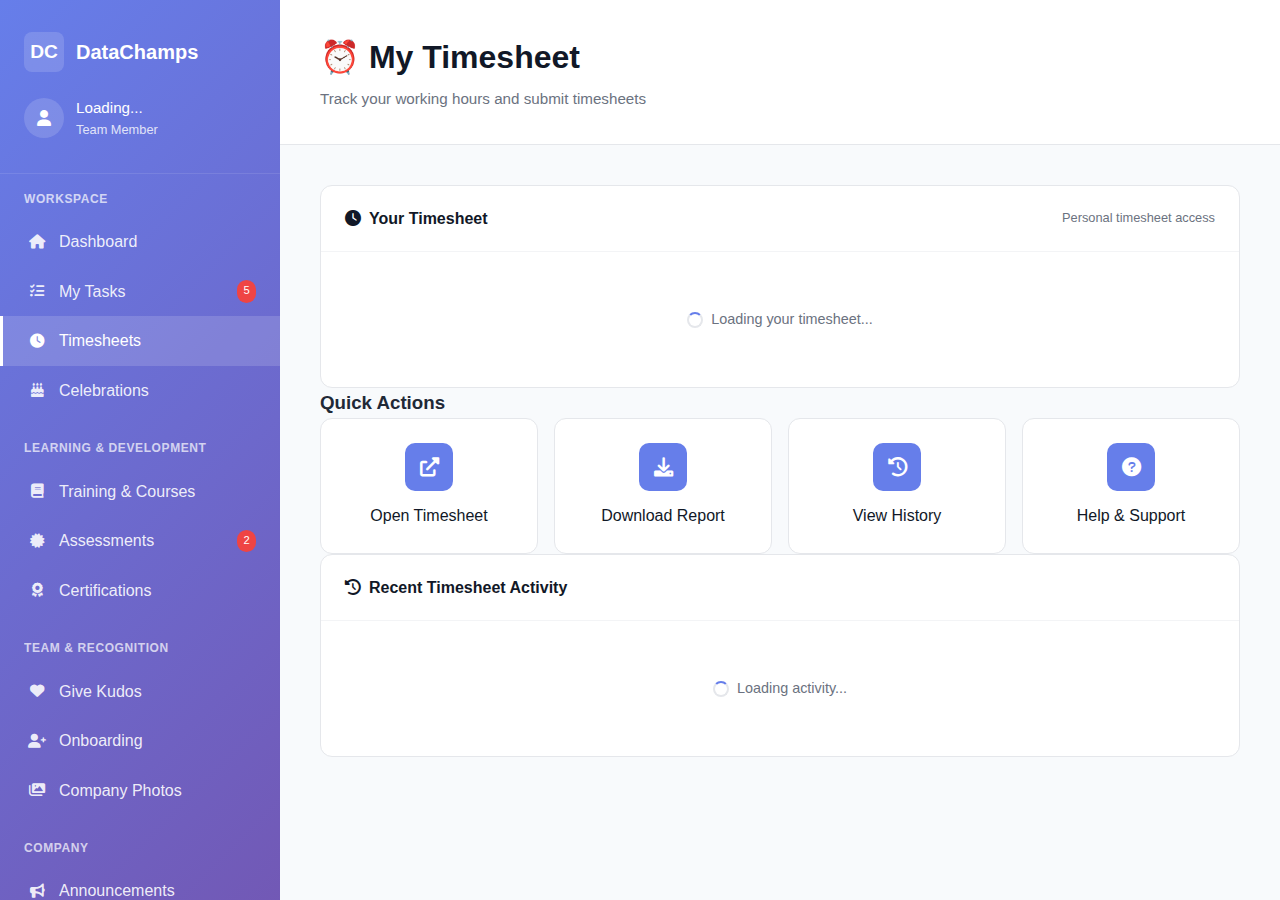
<file: timesheets.html>
<!DOCTYPE html>
<html lang="en">
<head>
    <meta charset="UTF-8">
    <meta name="viewport" content="width=device-width, initial-scale=1.0">
    <title>DataChamps Hangout - My Timesheet</title>
    <link rel="stylesheet" href="css/style.css">
    <link rel="stylesheet" href="https://cdnjs.cloudflare.com/ajax/libs/font-awesome/6.0.0/css/all.min.css">
</head>
<body>
    <div class="app-container">
        <!-- Sidebar Navigation -->
        <div id="sidebar-container"></div>
        
        <!-- Main Content -->
        <main class="main-content">
            <header class="page-header">
                <div class="page-title">
                    <h1>⏰ My Timesheet</h1>
                    <p>Track your working hours and submit timesheets</p>
                </div>
            </header>

            <div class="page-content">
                <!-- User's Timesheet Section -->
                <div class="timesheet-section">
                    <div class="widget">
                        <div class="widget-header">
                            <h3>
                                <i class="fas fa-clock"></i>
                                Your Timesheet
                            </h3>
                            <span class="widget-subtitle">Personal timesheet access</span>
                        </div>
                        <div class="widget-content">
                            <div id="userTimesheetContainer">
                                <div class="loading">
                                    <div class="spinner"></div>
                                    Loading your timesheet...
                                </div>
                            </div>
                        </div>
                    </div>
                </div>

                                <!-- Quick Actions -->
                <div class="timesheet-actions">
                    <h3>Quick Actions</h3>
                    <div class="action-grid">
                        <a href="#" id="openTimesheetBtn" class="action-card">
                            <div class="action-icon">
                                <i class="fas fa-external-link-alt"></i>
                            </div>
                            <div class="action-title">Open Timesheet</div>
                        </a>
                        <a href="#" class="action-card">
                            <div class="action-icon">
                                <i class="fas fa-download"></i>
                            </div>
                            <div class="action-title">Download Report</div>
                        </a>
                        <a href="#" class="action-card">
                            <div class="action-icon">
                                <i class="fas fa-history"></i>
                            </div>
                            <div class="action-title">View History</div>
                        </a>
                        <a href="#" class="action-card">
                            <div class="action-icon">
                                <i class="fas fa-question-circle"></i>
                            </div>
                            <div class="action-title">Help & Support</div>
                        </a>
                    </div>
                </div>

                <!-- Recent Activity -->
                <div class="recent-activity">
                    <div class="widget">
                        <div class="widget-header">
                            <h3>
                                <i class="fas fa-history"></i>
                                Recent Timesheet Activity
                            </h3>
                        </div>
                        <div class="widget-content">
                            <div id="recentTimesheetActivity" class="activity-list">
                                <div class="loading">
                                    <div class="spinner"></div>
                                    Loading activity...
                                </div>
                            </div>
                        </div>
                    </div>
                </div>

                <!-- For HR/Admin: All Timesheets (only visible to authorized users) -->
                <div class="admin-section" id="adminTimesheetSection" style="display: none;">
                    <div class="widget">
                        <div class="widget-header">
                            <h3>
                                <i class="fas fa-users"></i>
                                All Team Timesheets
                            </h3>
                            <span class="widget-subtitle">HR/Admin access only</span>
                        </div>
                        <div class="widget-content">
                            <div id="allTimesheetsContainer">
                                <div class="loading">
                                    <div class="spinner"></div>
                                    Loading all timesheets...
                                </div>
                            </div>
                        </div>
                    </div>
                </div>
            </div>
        </main>
    </div>

    <!-- Scripts -->
    <script src="js/sidebar.js"></script>
    <script src="js/api.js"></script>
    <script src="js/auth.js"></script>
    <script src="js/app.js"></script>
</body>
</html>
</file>
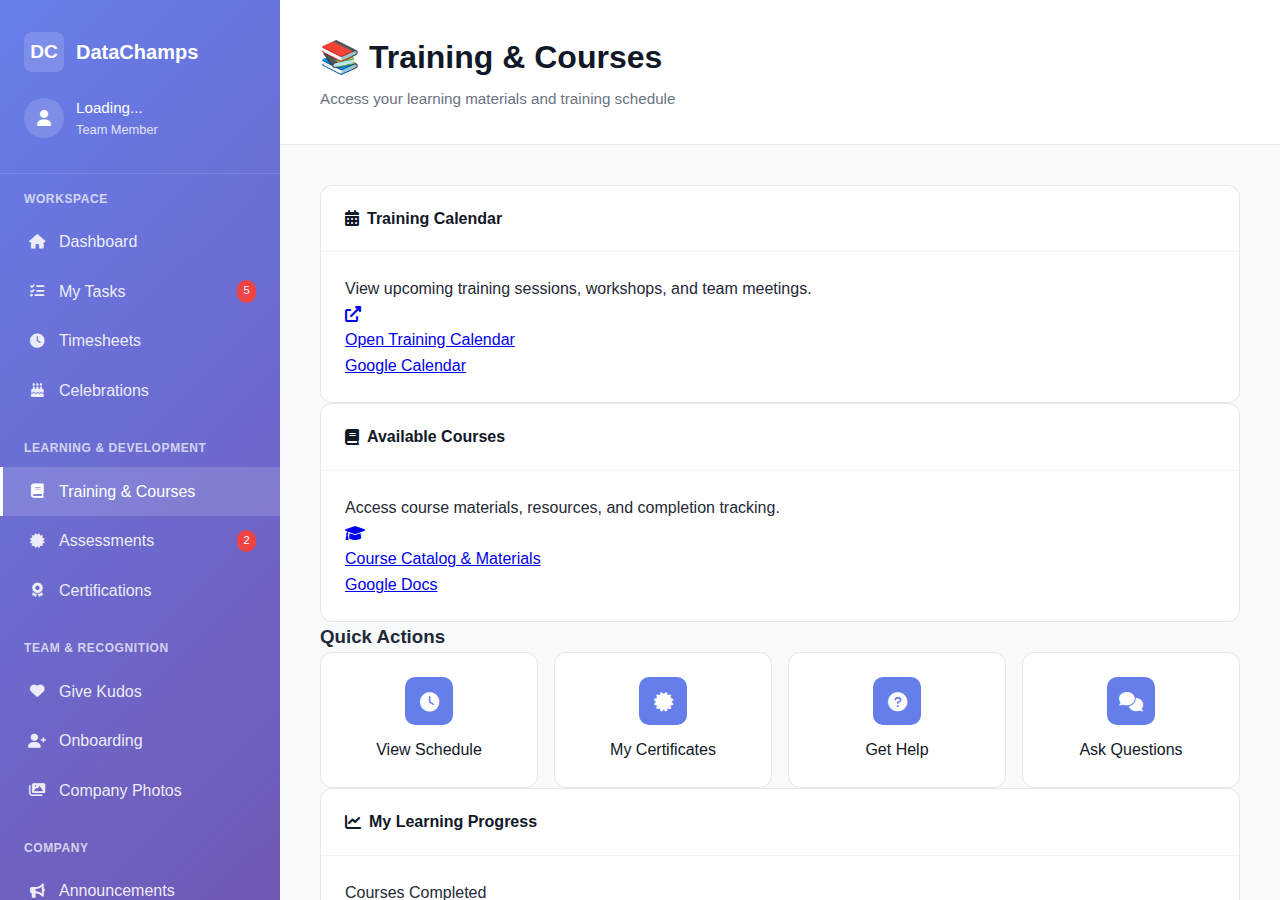
<file: training.html>
<!DOCTYPE html>
<html lang="en">
<head>
    <meta charset="UTF-8">
    <meta name="viewport" content="width=device-width, initial-scale=1.0">
    <title>DataChamps Hangout - Training & Courses</title>
    <link rel="stylesheet" href="css/style.css">
    <link rel="stylesheet" href="https://cdnjs.cloudflare.com/ajax/libs/font-awesome/6.0.0/css/all.min.css">
</head>
<body>
    <div class="app-container">
        <!-- Sidebar Navigation -->
        <div id="sidebar-container"></div>
        
        <!-- Main Content -->
        <main class="main-content">
            <header class="page-header">
                <div class="page-title">
                    <h1>📚 Training & Courses</h1>
                    <p>Access your learning materials and training schedule</p>
                </div>
            </header>

            <div class="page-content">
                <!-- Training Calendar Section -->
                <div class="training-section">
                    <div class="widget">
                        <div class="widget-header">
                            <h3>
                                <i class="fas fa-calendar-alt"></i>
                                Training Calendar
                            </h3>
                        </div>
                        <div class="widget-content">
                            <div class="training-calendar-info">
                                <p>View upcoming training sessions, workshops, and team meetings.</p>
                                <div class="calendar-links">
                                    <a href="#" id="trainingCalendarLink" class="doc-link-card" target="_blank">
                                        <div class="doc-link-icon">
                                            <i class="fas fa-external-link-alt"></i>
                                        </div>
                                        <div class="doc-link-info">
                                            <div class="doc-link-title">Open Training Calendar</div>
                                            <div class="doc-link-meta">Google Calendar</div>
                                        </div>
                                    </a>
                                </div>
                            </div>
                        </div>
                    </div>
                </div>

                <!-- Courses Section -->
                <div class="courses-section">
                    <div class="widget">
                        <div class="widget-header">
                            <h3>
                                <i class="fas fa-book"></i>
                                Available Courses
                            </h3>
                        </div>
                        <div class="widget-content">
                            <div class="courses-info">
                                <p>Access course materials, resources, and completion tracking.</p>
                                <div class="courses-links">
                                    <a href="#" id="coursesLink" class="doc-link-card" target="_blank">
                                        <div class="doc-link-icon">
                                            <i class="fas fa-graduation-cap"></i>
                                        </div>
                                        <div class="doc-link-info">
                                            <div class="doc-link-title">Course Catalog & Materials</div>
                                            <div class="doc-link-meta">Google Docs</div>
                                        </div>
                                    </a>
                                </div>
                            </div>
                        </div>
                    </div>
                </div>

                <!-- Quick Actions -->
                <div class="training-actions">
                    <h3>Quick Actions</h3>
                    <div class="action-grid">
                        <a href="#" class="action-card">
                            <div class="action-icon">
                                <i class="fas fa-clock"></i>
                            </div>
                            <div class="action-title">View Schedule</div>
                        </a>
                        <a href="#" class="action-card">
                            <div class="action-icon">
                                <i class="fas fa-certificate"></i>
                            </div>
                            <div class="action-title">My Certificates</div>
                        </a>
                        <a href="#" class="action-card">
                            <div class="action-icon">
                                <i class="fas fa-question-circle"></i>
                            </div>
                            <div class="action-title">Get Help</div>
                        </a>
                        <a href="#" class="action-card">
                            <div class="action-icon">
                                <i class="fas fa-comments"></i>
                            </div>
                            <div class="action-title">Ask Questions</div>
                        </a>
                    </div>
                </div>

                <!-- Progress Section -->
                <div class="progress-section">
                    <div class="widget">
                        <div class="widget-header">
                            <h3>
                                <i class="fas fa-chart-line"></i>
                                My Learning Progress
                            </h3>
                        </div>
                        <div class="widget-content">
                            <div class="progress-stats">
                                <div class="progress-item">
                                    <div class="progress-label">Courses Completed</div>
                                    <div class="progress-number" id="completedCourses">-</div>
                                </div>
                                <div class="progress-item">
                                    <div class="progress-label">In Progress</div>
                                    <div class="progress-number" id="inProgressCourses">-</div>
                                </div>
                                <div class="progress-item">
                                    <div class="progress-label">Certificates Earned</div>
                                    <div class="progress-number" id="certificatesEarned">-</div>
                                </div>
                            </div>
                            <div class="loading" id="progressLoading">
                                <div class="spinner"></div>
                                Loading progress...
                            </div>
                        </div>
                    </div>
                </div>
            </div>
        </main>
    </div>

    <!-- Scripts -->
    <script src="js/sidebar.js"></script>
    <script src="js/api.js"></script>
    <script src="js/auth.js"></script>
    <script src="js/app.js"></script>
</body>
</html>
</file>
<file: css/style.css>
/* DataChamps Hangout - Main Stylesheet */

/* CSS Reset and Base Styles */
* {
  margin: 0;
  padding: 0;
  box-sizing: border-box;
}

body {
  font-family: -apple-system, BlinkMacSystemFont, 'Segoe UI', Roboto, Oxygen, Ubuntu, Cantarell, sans-serif;
  line-height: 1.6;
  color: #1f2937;
  background-color: #f8fafc;
}

/* App Layout */
.app-container {
  display: flex;
  height: 100vh;
  overflow: hidden;
}

/* Sidebar Styles */
.sidebar {
  width: 280px;
  background: linear-gradient(135deg, #667eea 0%, #764ba2 100%);
  color: white;
  display: flex;
  flex-direction: column;
  overflow-y: auto;
  transition: transform 0.3s ease;
}

.sidebar::-webkit-scrollbar {
  width: 4px;
}

.sidebar::-webkit-scrollbar-track {
  background: transparent;
}

.sidebar::-webkit-scrollbar-thumb {
  background: rgba(255, 255, 255, 0.2);
  border-radius: 2px;
}

.sidebar-header {
  padding: 2rem 1.5rem;
  border-bottom: 1px solid rgba(255, 255, 255, 0.1);
}

.logo {
  display: flex;
  align-items: center;
  gap: 0.75rem;
  margin-bottom: 1.5rem;
}

.logo-icon {
  width: 40px;
  height: 40px;
  background: rgba(255, 255, 255, 0.15);
  border-radius: 8px;
  display: flex;
  align-items: center;
  justify-content: center;
  font-weight: bold;
  font-size: 1.2rem;
}

.logo-text {
  font-size: 1.25rem;
  font-weight: 600;
}

.user-info {
  display: flex;
  align-items: center;
  gap: 0.75rem;
}

.user-avatar {
  width: 40px;
  height: 40px;
  background: rgba(255, 255, 255, 0.15);
  border-radius: 50%;
  display: flex;
  align-items: center;
  justify-content: center;
  overflow: hidden;
}

.user-name {
  font-weight: 500;
  font-size: 0.95rem;
}

.user-role {
  font-size: 0.8rem;
  opacity: 0.8;
}

/* Navigation Styles */
.sidebar-nav {
  flex: 1;
  padding: 1rem 0;
}

.nav-section {
  margin-bottom: 1.5rem;
}

.nav-section-title {
  font-size: 0.75rem;
  font-weight: 600;
  text-transform: uppercase;
  letter-spacing: 0.05em;
  opacity: 0.7;
  margin: 0 1.5rem 0.5rem;
}

.nav-link {
  display: flex;
  align-items: center;
  gap: 0.75rem;
  padding: 0.75rem 1.5rem;
  color: rgba(255, 255, 255, 0.9);
  text-decoration: none;
  transition: all 0.2s ease;
  border-left: 3px solid transparent;
}

.nav-link:hover {
  background: rgba(255, 255, 255, 0.1);
  color: white;
}

.nav-link.active {
  background: rgba(255, 255, 255, 0.15);
  border-left-color: white;
  color: white;
}

.nav-link i {
  width: 20px;
  text-align: center;
  font-size: 0.9rem;
}

.nav-badge {
  background: #ef4444;
  color: white;
  font-size: 0.7rem;
  padding: 0.15rem 0.4rem;
  border-radius: 10px;
  margin-left: auto;
}

.sidebar-footer {
  padding: 1rem 1.5rem;
  border-top: 1px solid rgba(255, 255, 255, 0.1);
}

/* Main Content Styles */
.main-content {
  flex: 1;
  overflow-y: auto;
  background: #f8fafc;
}

.page-header {
  background: white;
  border-bottom: 1px solid #e5e7eb;
  padding: 2rem 2.5rem;
  display: flex;
  justify-content: space-between;
  align-items: center;
  gap: 2rem;
}

.page-title h1 {
  font-size: 2rem;
  font-weight: 700;
  margin-bottom: 0.25rem;
  color: #111827;
}

.page-title p {
  color: #6b7280;
  font-size: 0.95rem;
}

.header-actions {
  display: flex;
  align-items: center;
  gap: 1rem;
}

.search-box {
  position: relative;
  display: flex;
  align-items: center;
}

.search-box i {
  position: absolute;
  left: 0.75rem;
  color: #9ca3af;
  font-size: 0.9rem;
}

.search-input {
  padding: 0.75rem 0.75rem 0.75rem 2.25rem;
  border: 1px solid #d1d5db;
  border-radius: 8px;
  background: white;
  width: 300px;
  font-size: 0.9rem;
  transition: border-color 0.2s ease;
}

.search-input:focus {
  outline: none;
  border-color: #667eea;
  box-shadow: 0 0 0 3px rgba(102, 126, 234, 0.1);
}

.page-content {
  padding: 2.5rem;
}

/* Button Styles */
.btn {
  display: inline-flex;
  align-items: center;
  gap: 0.5rem;
  padding: 0.75rem 1.25rem;
  border: 1px solid transparent;
  border-radius: 8px;
  font-size: 0.9rem;
  font-weight: 500;
  text-decoration: none;
  cursor: pointer;
  transition: all 0.2s ease;
  white-space: nowrap;
}

.btn-primary {
  background: #667eea;
  color: white;
}

.btn-primary:hover {
  background: #5a67d8;
  transform: translateY(-1px);
  box-shadow: 0 4px 12px rgba(102, 126, 234, 0.3);
}

.btn-secondary {
  background: #6b7280;
  color: white;
}

.btn-secondary:hover {
  background: #4b5563;
}

.btn-success {
  background: #10b981;
  color: white;
}

.btn-success:hover {
  background: #059669;
}

.btn-outline {
  background: transparent;
  color: rgba(255, 255, 255, 0.9);
  border-color: rgba(255, 255, 255, 0.3);
}

.btn-outline:hover {
  background: rgba(255, 255, 255, 0.1);
  color: white;
}

.btn-sm {
  padding: 0.5rem 0.75rem;
  font-size: 0.8rem;
}

/* Welcome Banner */
.welcome-banner {
  background: linear-gradient(135deg, #667eea 0%, #764ba2 100%);
  color: white;
  padding: 2rem;
  border-radius: 12px;
  margin-bottom: 2rem;
}

.welcome-content h2 {
  font-size: 1.5rem;
  font-weight: 600;
  margin-bottom: 0.5rem;
}

.welcome-content p {
  opacity: 0.9;
  margin-bottom: 1.5rem;
}

.welcome-actions {
  display: flex;
  gap: 1rem;
}

.welcome-actions .btn {
  background: rgba(255, 255, 255, 0.15);
  color: white;
  border-color: rgba(255, 255, 255, 0.3);
}

.welcome-actions .btn:hover {
  background: rgba(255, 255, 255, 0.25);
}

/* Stats Grid */
.stats-grid {
  display: grid;
  grid-template-columns: repeat(auto-fit, minmax(200px, 1fr));
  gap: 1.5rem;
  margin-bottom: 2rem;
}

.stat-card {
  background: white;
  padding: 1.5rem;
  border-radius: 12px;
  border: 1px solid #e5e7eb;
  display: flex;
  align-items: center;
  gap: 1rem;
  transition: transform 0.2s ease, box-shadow 0.2s ease;
}

.stat-card:hover {
  transform: translateY(-2px);
  box-shadow: 0 8px 25px rgba(0, 0, 0, 0.1);
}

.stat-icon {
  width: 48px;
  height: 48px;
  border-radius: 10px;
  display: flex;
  align-items: center;
  justify-content: center;
  font-size: 1.2rem;
  color: white;
}

.stat-card:nth-child(1) .stat-icon { background: #f59e0b; }
.stat-card:nth-child(2) .stat-icon { background: #10b981; }
.stat-card:nth-child(3) .stat-icon { background: #3b82f6; }
.stat-card:nth-child(4) .stat-icon { background: #ef4444; }

.stat-number {
  font-size: 1.8rem;
  font-weight: 700;
  color: #111827;
}

.stat-label {
  font-size: 0.85rem;
  color: #6b7280;
  font-weight: 500;
}

/* Stats Row (for tasks page) */
.stats-row {
  display: flex;
  gap: 2rem;
  margin-bottom: 2rem;
  padding: 1.5rem;
  background: white;
  border-radius: 12px;
  border: 1px solid #e5e7eb;
}

.stat-item {
  text-align: center;
  flex: 1;
}

.stat-item .stat-number {
  font-size: 2rem;
  font-weight: 700;
  color: #111827;
  margin-bottom: 0.25rem;
}

.stat-item .stat-label {
  font-size: 0.9rem;
  color: #6b7280;
  font-weight: 500;
}

/* Dashboard Grid */
.dashboard-grid {
  display: grid;
  grid-template-columns: repeat(auto-fit, minmax(300px, 1fr));
  gap: 1.5rem;
  margin-bottom: 2rem;
}

/* Widget Styles */
.widget {
  background: white;
  border-radius: 12px;
  border: 1px solid #e5e7eb;
  overflow: hidden;
  transition: transform 0.2s ease, box-shadow 0.2s ease;
}

.widget:hover {
  transform: translateY(-2px);
  box-shadow: 0 8px 25px rgba(0, 0, 0, 0.1);
}

.widget-large {
  grid-column: span 2;
}

.widget-header {
  padding: 1.25rem 1.5rem;
  border-bottom: 1px solid #f3f4f6;
  display: flex;
  justify-content: between;
  align-items: center;
}

.widget-header h3 {
  font-size: 1rem;
  font-weight: 600;
  color: #111827;
  display: flex;
  align-items: center;
  gap: 0.5rem;
}

.widget-subtitle {
  font-size: 0.8rem;
  color: #6b7280;
  margin-left: auto;
}

.widget-action {
  background: none;
  border: none;
  color: #6b7280;
  cursor: pointer;
  padding: 0.25rem;
  border-radius: 4px;
  transition: color 0.2s ease;
}

.widget-action:hover {
  color: #374151;
}

.widget-content {
  padding: 1.5rem;
}

/* Activity List */
.activity-list {
  display: flex;
  flex-direction: column;
  gap: 1rem;
}

.activity-item {
  display: flex;
  align-items: flex-start;
  gap: 0.75rem;
}

.activity-icon {
  width: 32px;
  height: 32px;
  border-radius: 6px;
  display: flex;
  align-items: center;
  justify-content: center;
  font-size: 0.8rem;
  color: white;
  background: #667eea;
  flex-shrink: 0;
}

.activity-title {
  font-weight: 500;
  color: #111827;
  margin-bottom: 0.25rem;
}

.activity-time {
  font-size: 0.8rem;
  color: #6b7280;
}

/* Quick Actions */
.quick-actions {
  margin-top: 2rem;
}

.quick-actions h3 {
  font-size: 1.25rem;
  font-weight: 600;
  margin-bottom: 1rem;
  color: #111827;
}

.action-grid {
  display: grid;
  grid-template-columns: repeat(auto-fit, minmax(200px, 1fr));
  gap: 1rem;
}

.action-card {
  background: white;
  border: 1px solid #e5e7eb;
  border-radius: 12px;
  padding: 1.5rem;
  text-decoration: none;
  color: #111827;
  transition: all 0.2s ease;
  display: flex;
  flex-direction: column;
  align-items: center;
  text-align: center;
  gap: 0.75rem;
}

.action-card:hover {
  transform: translateY(-2px);
  box-shadow: 0 8px 25px rgba(0, 0, 0, 0.1);
  border-color: #667eea;
}

.action-icon {
  width: 48px;
  height: 48px;
  border-radius: 10px;
  background: #667eea;
  color: white;
  display: flex;
  align-items: center;
  justify-content: center;
  font-size: 1.2rem;
}

.action-title {
  font-weight: 500;
  color: #111827;
}

/* Task Board */
.task-board {
  display: grid;
  grid-template-columns: repeat(3, 1fr);
  gap: 1.5rem;
  margin-top: 2rem;
}

.task-column {
  background: #f8fafc;
  border-radius: 12px;
  padding: 1rem;
  min-height: 400px;
}

.task-column-header {
  display: flex;
  justify-content: space-between;
  align-items: center;
  margin-bottom: 1rem;
  padding-bottom: 0.75rem;
  border-bottom: 2px solid #e5e7eb;
}

.task-column-header h3 {
  font-size: 1.1rem;
  font-weight: 600;
  color: #111827;
}

.task-count {
  background: #667eea;
  color: white;
  font-size: 0.8rem;
  padding: 0.25rem 0.5rem;
  border-radius: 12px;
  font-weight: 500;
}

.task-list {
  display: flex;
  flex-direction: column;
  gap: 0.75rem;
}

.task-card {
  background: white;
  border: 1px solid #e5e7eb;
  border-radius: 8px;
  padding: 1rem;
  cursor: pointer;
  transition: all 0.2s ease;
}

.task-card:hover {
  transform: translateY(-1px);
  box-shadow: 0 4px 12px rgba(0, 0, 0, 0.1);
}

.task-card.completed {
  opacity: 0.8;
}

.task-card-title {
  font-weight: 500;
  color: #111827;
  margin-bottom: 0.5rem;
}

.task-card-title.completed {
  text-decoration: line-through;
  color: #6b7280;
}

.task-card-description {
  font-size: 0.85rem;
  color: #6b7280;
  margin-bottom: 0.5rem;
  line-height: 1.4;
}

.task-card-meta {
  font-size: 0.8rem;
  color: #6b7280;
  margin-bottom: 0.75rem;
}

.task-card-actions {
  display: flex;
  gap: 0.5rem;
}

.task-action {
  padding: 0.4rem 0.8rem;
  border: 1px solid #d1d5db;
  border-radius: 6px;
  background: white;
  color: #374151;
  font-size: 0.75rem;
  cursor: pointer;
  transition: all 0.2s ease;
}

.task-action:hover {
  background: #f3f4f6;
}

.task-action.complete {
  background: #10b981;
  color: white;
  border-color: #10b981;
}

.task-action.complete:hover {
  background: #059669;
}

/* Kudos Styles */
.kudos-layout {
  display: grid;
  grid-template-columns: 1fr 1fr;
  gap: 2rem;
}

.kudos-form-section,
.kudos-history-section {
  display: flex;
  flex-direction: column;
  gap: 1.5rem;
}

.kudos-templates {
  display: grid;
  grid-template-columns: 1fr 1fr;
  gap: 0.75rem;
}

.template-btn {
  padding: 0.75rem;
  border: 1px solid #e5e7eb;
  border-radius: 8px;
  background: white;
  text-align: left;
  cursor: pointer;
  transition: all 0.2s ease;
  font-size: 0.85rem;
}

.template-btn:hover {
  border-color: #667eea;
  background: #f8fafc;
}

.template-btn i {
  display: block;
  color: #667eea;
  margin-bottom: 0.25rem;
  font-size: 1rem;
}

.kudos-list {
  display: flex;
  flex-direction: column;
  gap: 1rem;
  max-height: 300px;
  overflow-y: auto;
}

.kudos-item {
  padding: 1rem;
  background: #f8fafc;
  border-radius: 8px;
  border-left: 3px solid #667eea;
}

.kudos-from {
  font-size: 0.8rem;
  color: #6b7280;
  margin-bottom: 0.25rem;
}

.kudos-message {
  font-style: italic;
  color: #374151;
  margin-bottom: 0.5rem;
}

.kudos-time {
  font-size: 0.75rem;
  color: #9ca3af;
}

.kudos-stats {
  display: flex;
  justify-content: space-around;
  text-align: center;
}

/* Celebrations Styles */
.today-celebrations {
  margin-bottom: 2rem;
}

.today-celebrations h2 {
  font-size: 1.5rem;
  font-weight: 600;
  margin-bottom: 1rem;
  color: #111827;
}

.celebration-cards {
  display: grid;
  grid-template-columns: repeat(auto-fit, minmax(250px, 1fr));
  gap: 1.5rem;
}

.celebration-card {
  background: white;
  border-radius: 12px;
  padding: 1.5rem;
  border: 1px solid #e5e7eb;
  display: flex;
  align-items: flex-start;
  gap: 1rem;
}

.celebration-icon {
  width: 48px;
  height: 48px;
  border-radius: 10px;
  display: flex;
  align-items: center;
  justify-content: center;
  font-size: 1.2rem;
  color: white;
  flex-shrink: 0;
}

.celebration-card.birthdays .celebration-icon {
  background: #f59e0b;
}

.celebration-card.anniversaries .celebration-icon {
  background: #8b5cf6;
}

.celebration-card.events .celebration-icon {
  background: #06b6d4;
}

.celebration-content h3 {
  font-size: 1rem;
  font-weight: 600;
  margin-bottom: 0.5rem;
  color: #111827;
}

.celebrations-grid {
  display: grid;
  grid-template-columns: repeat(auto-fit, minmax(300px, 1fr));
  gap: 1.5rem;
}

.upcoming-list {
  max-height: 300px;
  overflow-y: auto;
}

.celebration-item {
  display: flex;
  justify-content: space-between;
  align-items: center;
  padding: 0.75rem 0;
  border-bottom: 1px solid #f3f4f6;
}

.celebration-item:last-child {
  border-bottom: none;
}

.celebration-name {
  font-weight: 500;
  color: #111827;
}

.celebration-dept,
.celebration-years {
  font-size: 0.8rem;
  color: #6b7280;
}

/* Form Styles */
.form-group {
  margin-bottom: 1rem;
}

.form-row {
  display: grid;
  grid-template-columns: 1fr 1fr;
  gap: 1rem;
}

.form-group label {
  display: block;
  font-weight: 500;
  color: #374151;
  margin-bottom: 0.5rem;
  font-size: 0.9rem;
}

.form-group input,
.form-group select,
.form-group textarea {
  width: 100%;
  padding: 0.75rem;
  border: 1px solid #d1d5db;
  border-radius: 8px;
  font-size: 0.9rem;
  transition: border-color 0.2s ease;
}

.form-group input:focus,
.form-group select:focus,
.form-group textarea:focus {
  outline: none;
  border-color: #667eea;
  box-shadow: 0 0 0 3px rgba(102, 126, 234, 0.1);
}

.character-count {
  text-align: right;
  font-size: 0.75rem;
  color: #6b7280;
  margin-top: 0.25rem;
}

.form-actions {
  display: flex;
  gap: 1rem;
  justify-content: flex-end;
  margin-top: 1.5rem;
}

/* Modal Styles */
.modal {
  display: none;
  position: fixed;
  top: 0;
  left: 0;
  width: 100%;
  height: 100%;
  background: rgba(0, 0, 0, 0.5);
  z-index: 1000;
  justify-content: center;
  align-items: center;
}

.modal-content {
  background: white;
  border-radius: 12px;
  width: 90%;
  max-width: 500px;
  max-height: 90vh;
  overflow-y: auto;
}

.modal-header {
  padding: 1.5rem 1.5rem 1rem;
  border-bottom: 1px solid #e5e7eb;
  display: flex;
  justify-content: space-between;
  align-items: flex-start;
}

.modal-header h2 {
  font-size: 1.25rem;
  font-weight: 600;
  color: #111827;
}

.modal-header p {
  color: #6b7280;
  font-size: 0.9rem;
  margin-top: 0.25rem;
}

.modal-close {
  background: none;
  border: none;
  color: #6b7280;
  cursor: pointer;
  padding: 0.25rem;
  border-radius: 4px;
  transition: color 0.2s ease;
}

.modal-close:hover {
  color: #374151;
}

.modal-body {
  padding: 1.5rem;
}

/* Loading and Empty States */
.loading {
  display: flex;
  align-items: center;
  justify-content: center;
  gap: 0.5rem;
  padding: 2rem;
  color: #6b7280;
  font-size: 0.9rem;
}

.spinner {
  width: 16px;
  height: 16px;
  border: 2px solid #e5e7eb;
  border-top: 2px solid #667eea;
  border-radius: 50%;
  animation: spin 1s linear infinite;
}

@keyframes spin {
  0% { transform: rotate(0deg); }
  100% { transform: rotate(360deg); }
}

.celebrations-none,
.no-activity,
.no-kudos {
  text-align: center;
  color: #6b7280;
  font-style: italic;
  padding: 1rem;
}

/* Notifications */
.error-notification,
.success-notification {
  position: fixed;
  top: 1rem;
  right: 1rem;
  background: white;
  border-radius: 8px;
  padding: 1rem 1.25rem;
  box-shadow: 0 10px 25px rgba(0, 0, 0, 0.15);
  z-index: 1100;
  max-width: 400px;
  border-left: 4px solid #ef4444;
}

.success-notification {
  border-left-color: #10b981;
}

.notification-content {
  display: flex;
  align-items: center;
  gap: 0.75rem;
}

.notification-content i {
  color: #ef4444;
  font-size: 1.1rem;
}

.success-notification .notification-content i {
  color: #10b981;
}

.notification-content button {
  background: none;
  border: none;
  color: #6b7280;
  cursor: pointer;
  margin-left: auto;
  padding: 0.25rem;
}

/* Responsive Design */
@media (max-width: 768px) {
  .sidebar {
    position: fixed;
    left: 0;
    top: 0;
    height: 100%;
    z-index: 100;
    transform: translateX(-100%);
  }
  
  .sidebar.mobile-open {
    transform: translateX(0);
  }
  
  .main-content {
    margin-left: 0;
  }
  
  .page-header {
    padding: 1.5rem 1rem;
    flex-direction: column;
    align-items: flex-start;
    gap: 1rem;
  }
  
  .header-actions {
    width: 100%;
    justify-content: space-between;
  }
  
  .search-input {
    width: 200px;
  }
  
  .page-content {
    padding: 1.5rem 1rem;
  }
  
  .stats-grid {
    grid-template-columns: repeat(2, 1fr);
  }
  
  .dashboard-grid {
    grid-template-columns: 1fr;
  }
  
  .widget-large {
    grid-column: span 1;
  }
  
  .task-board {
    grid-template-columns: 1fr;
  }
  
  .kudos-layout {
    grid-template-columns: 1fr;
  }
  
  .kudos-templates {
    grid-template-columns: 1fr;
  }
  
  .form-row {
    grid-template-columns: 1fr;
  }
  
  .stats-row {
    flex-direction: column;
    gap: 1rem;
  }
  
  .celebration-cards {
    grid-template-columns: 1fr;
  }
}

@media (max-width: 480px) {
  .stats-grid {
    grid-template-columns: 1fr;
  }
  
  .action-grid {
    grid-template-columns: repeat(2, 1fr);
  }
  
  .modal-content {
    width: 95%;
    margin: 1rem;
  }
}
</file>
